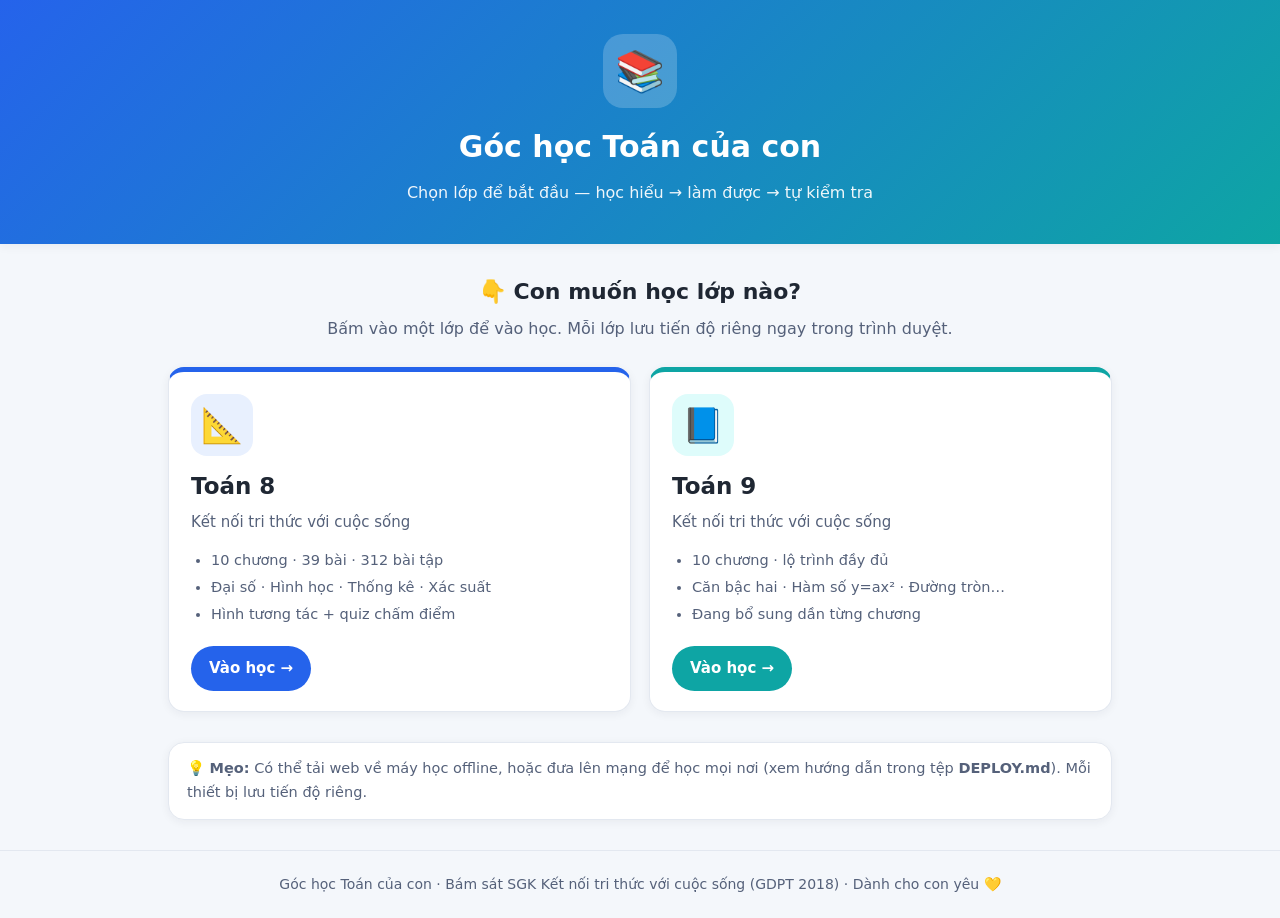
<file: index.html>
<!DOCTYPE html>
<html lang="vi">
<head>
  <meta charset="UTF-8" />
  <meta name="viewport" content="width=device-width, initial-scale=1.0" />
  <title>Góc học Toán của con · Chọn lớp</title>
  <style>
    :root{
      --c-bg:#f4f7fb; --c-card:#fff; --c-ink:#1f2733; --c-ink-soft:#55617a;
      --c-primary:#2563eb; --c-primary-dark:#1d4ed8; --c-accent:#0ea5a4;
      --c-line:#e3e8f0; --radius:16px; --shadow:0 2px 10px rgba(31,39,51,.06);
      --shadow-hover:0 10px 28px rgba(37,99,235,.18);
      --font:"Segoe UI",system-ui,-apple-system,"Helvetica Neue",Arial,"Noto Sans",sans-serif;
    }
    *{box-sizing:border-box;}
    body{margin:0;font-family:var(--font);color:var(--c-ink);background:var(--c-bg);
      line-height:1.65;min-height:100vh;display:flex;flex-direction:column;}
    .container{max-width:980px;margin:0 auto;padding:0 18px;width:100%;}
    .site-header{background:linear-gradient(135deg,#2563eb 0%,#0ea5a4 100%);color:#fff;
      padding:34px 0 38px;text-align:center;box-shadow:var(--shadow);}
    .site-header .logo{font-size:40px;line-height:1;background:rgba(255,255,255,.2);
      width:74px;height:74px;border-radius:20px;display:flex;align-items:center;
      justify-content:center;margin:0 auto 14px;}
    .site-header h1{margin:0;font-size:30px;font-weight:800;}
    .site-header p{margin:8px 0 0;opacity:.93;font-size:16px;}
    main{flex:1;}
    .pick-title{font-size:22px;margin:30px 0 6px;text-align:center;}
    .pick-sub{color:var(--c-ink-soft);text-align:center;margin:0 0 24px;}
    .grade-grid{display:grid;grid-template-columns:repeat(auto-fit,minmax(260px,1fr));
      gap:18px;margin-bottom:30px;}
    .grade-card{display:flex;flex-direction:column;background:var(--c-card);
      border:1px solid var(--c-line);border-radius:var(--radius);padding:22px 22px 20px;
      box-shadow:var(--shadow);text-decoration:none;color:inherit;
      transition:transform .16s,box-shadow .16s,border-color .16s;border-top:5px solid var(--c-primary);}
    .grade-card:hover{transform:translateY(-5px);box-shadow:var(--shadow-hover);text-decoration:none;}
    .grade-card.g9{border-top-color:var(--c-accent);}
    .grade-icon{font-size:34px;width:62px;height:62px;border-radius:16px;display:flex;
      align-items:center;justify-content:center;background:#e8f0fe;margin-bottom:12px;}
    .g9 .grade-icon{background:#defcfb;}
    .grade-card h2{margin:0;font-size:23px;font-weight:800;}
    .grade-card .desc{color:var(--c-ink-soft);font-size:15px;margin:4px 0 12px;}
    .grade-card ul{margin:0 0 16px;padding-left:20px;color:var(--c-ink-soft);font-size:14.5px;}
    .grade-card ul li{margin:3px 0;}
    .go{margin-top:auto;align-self:flex-start;background:var(--c-primary);color:#fff;
      font-weight:700;font-size:15px;padding:10px 18px;border-radius:999px;}
    .g9 .go{background:var(--c-accent);}
    .grade-card:hover .go{background:var(--c-primary-dark);}
    .note{background:var(--c-card);border:1px solid var(--c-line);border-radius:var(--radius);
      padding:14px 18px;color:var(--c-ink-soft);font-size:14.5px;box-shadow:var(--shadow);
      margin-bottom:30px;}
    .site-footer{text-align:center;color:var(--c-ink-soft);font-size:14px;padding:22px 0;
      border-top:1px solid var(--c-line);}
    @media(max-width:520px){.site-header h1{font-size:25px;}.grade-card h2{font-size:21px;}}
  </style>
</head>
<body>
  <header class="site-header">
    <div class="container">
      <div class="logo">📚</div>
      <h1>Góc học Toán của con</h1>
      <p>Chọn lớp để bắt đầu — học hiểu → làm được → tự kiểm tra</p>
    </div>
  </header>

  <main class="container">
    <h2 class="pick-title">👇 Con muốn học lớp nào?</h2>
    <p class="pick-sub">Bấm vào một lớp để vào học. Mỗi lớp lưu tiến độ riêng ngay trong trình duyệt.</p>

    <div class="grade-grid">
      <a class="grade-card g8" href="lop8/index.html">
        <div class="grade-icon">📐</div>
        <h2>Toán 8</h2>
        <div class="desc">Kết nối tri thức với cuộc sống</div>
        <ul>
          <li>10 chương · 39 bài · 312 bài tập</li>
          <li>Đại số · Hình học · Thống kê · Xác suất</li>
          <li>Hình tương tác + quiz chấm điểm</li>
        </ul>
        <span class="go">Vào học →</span>
      </a>

      <a class="grade-card g9" href="lop9/index.html">
        <div class="grade-icon">📘</div>
        <h2>Toán 9</h2>
        <div class="desc">Kết nối tri thức với cuộc sống</div>
        <ul>
          <li>10 chương · lộ trình đầy đủ</li>
          <li>Căn bậc hai · Hàm số y=ax² · Đường tròn…</li>
          <li>Đang bổ sung dần từng chương</li>
        </ul>
        <span class="go">Vào học →</span>
      </a>
    </div>

    <div class="note">
      💡 <b>Mẹo:</b> Có thể tải web về máy học offline, hoặc đưa lên mạng để học mọi nơi
      (xem hướng dẫn trong tệp <b>DEPLOY.md</b>). Mỗi thiết bị lưu tiến độ riêng.
    </div>
  </main>

  <footer class="site-footer">
    Góc học Toán của con · Bám sát SGK Kết nối tri thức với cuộc sống (GDPT 2018) · Dành cho con yêu 💛
  </footer>
</body>
</html>
</file>
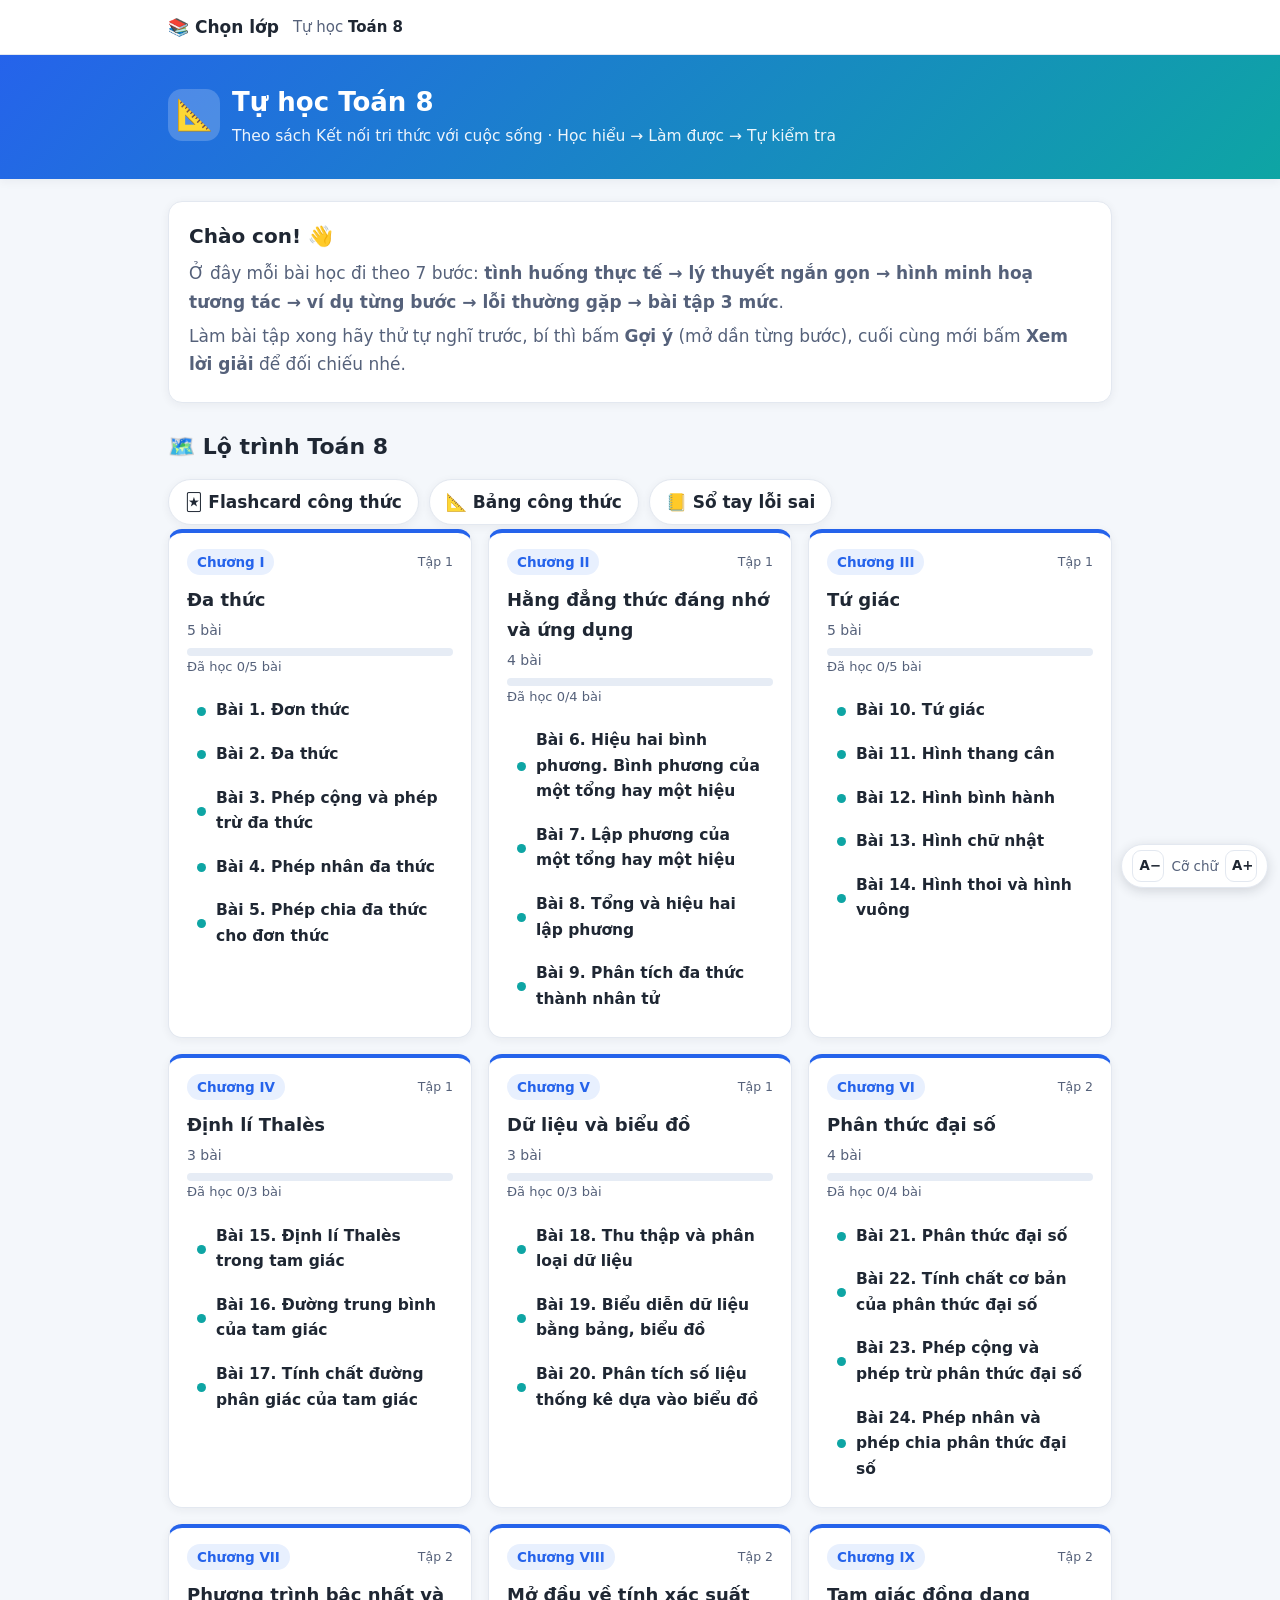
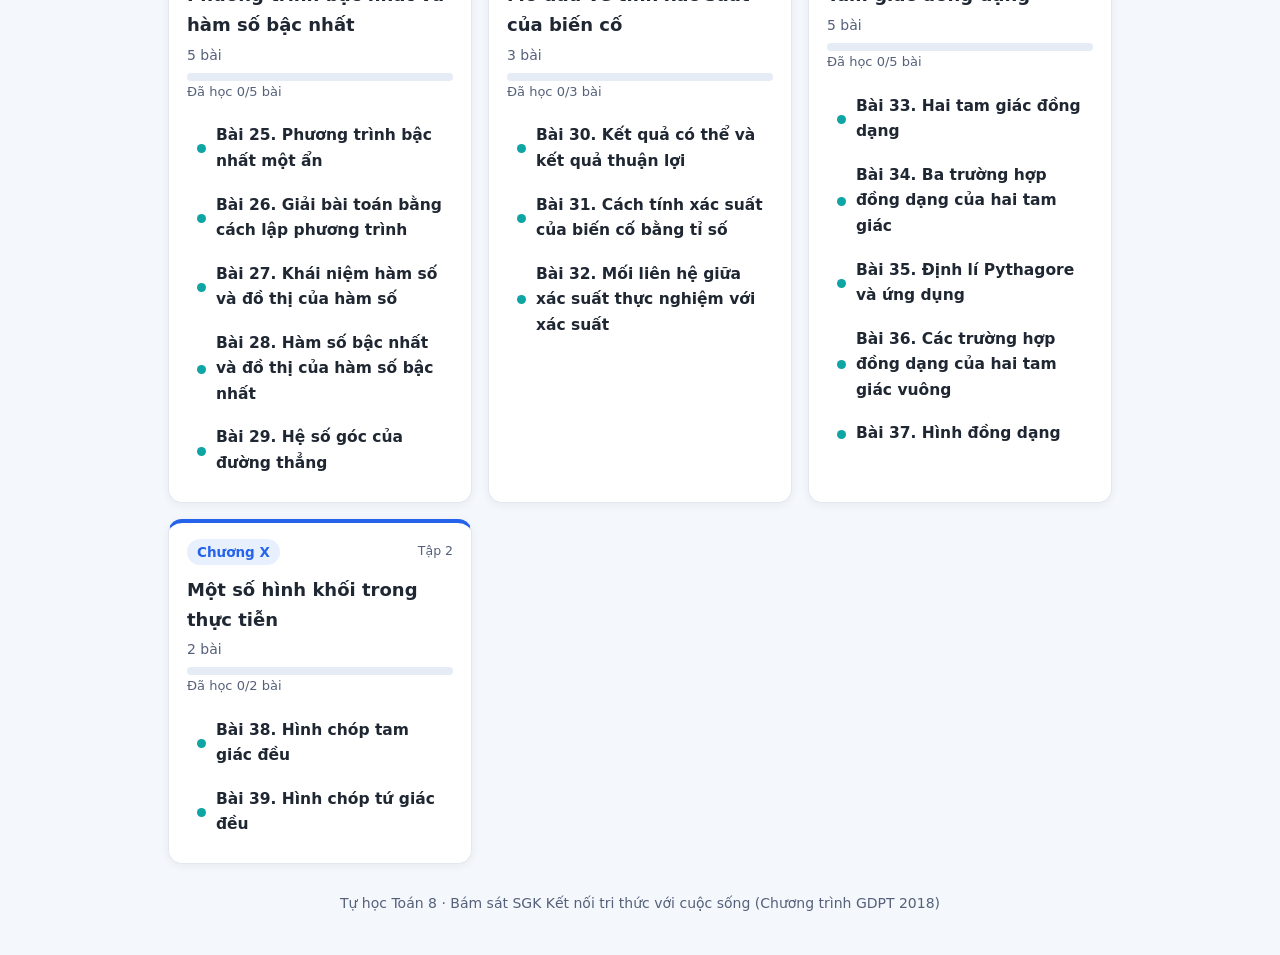
<file: lop8/index.html>
<!DOCTYPE html>
<html lang="vi">
<head>
  <meta charset="UTF-8" />
  <meta name="viewport" content="width=device-width, initial-scale=1.0" />
  <title>Tự học Toán 8 – Kết nối tri thức</title>
  <link rel="stylesheet" href="vendor/katex/katex.min.css" />
  <link rel="stylesheet" href="css/style.css" />
</head>
<body>
  <nav class="topbar">
    <div class="container">
      <a class="home-link" href="../index.html">📚 Chọn lớp</a>
      <span class="crumb">Tự học <b>Toán 8</b></span>
    </div>
  </nav>
  <header class="site-header">
    <div class="container">
      <div class="brand">
        <div class="logo">📐</div>
        <div>
          <h1>Tự học Toán 8</h1>
          <p class="tagline">Theo sách Kết nối tri thức với cuộc sống · Học hiểu → Làm được → Tự kiểm tra</p>
        </div>
      </div>
    </div>
  </header>

  <main class="container">
    <section class="intro-block">
      <h2>Chào con! 👋</h2>
      <p>Ở đây mỗi bài học đi theo 7 bước: <b>tình huống thực tế → lý thuyết ngắn gọn →
      hình minh hoạ tương tác → ví dụ từng bước → lỗi thường gặp → bài tập 3 mức</b>.</p>
      <p>Làm bài tập xong hãy thử tự nghĩ trước, bí thì bấm <b>Gợi ý</b> (mở dần từng bước),
      cuối cùng mới bấm <b>Xem lời giải</b> để đối chiếu nhé.</p>
    </section>

    <h2 class="section-title">🗺️ Lộ trình Toán 8</h2>
    <div id="home-root"><p style="color:#55617a">Đang tải lộ trình…</p></div>
  </main>

  <footer class="site-footer">
    Tự học Toán 8 · Bám sát SGK Kết nối tri thức với cuộc sống (Chương trình GDPT 2018)
  </footer>

  <!-- KaTeX (offline) -->
  <script src="vendor/katex/katex.min.js"></script>
  <script src="vendor/katex/auto-render.min.js"></script>
  <!-- App + dữ liệu chương -->
  <script src="js/app.js"></script>
  <script src="js/store.js"></script>
  <script src="js/prefs.js"></script>
  <script src="data/chuong-01.js"></script>
  <script src="data/chuong-02.js"></script>
  <script src="data/chuong-03.js"></script>
  <script src="data/chuong-04.js"></script>
  <script src="data/chuong-05.js"></script>
  <script src="data/chuong-06.js"></script>
  <script src="data/chuong-07.js"></script>
  <script src="data/chuong-08.js"></script>
  <script src="data/chuong-09.js"></script>
  <script src="data/chuong-10.js"></script>
  <script>
    MATH8.renderHome("home-root");
    MATH8.typeset(document.body);
  </script>
</body>
</html>
</file>
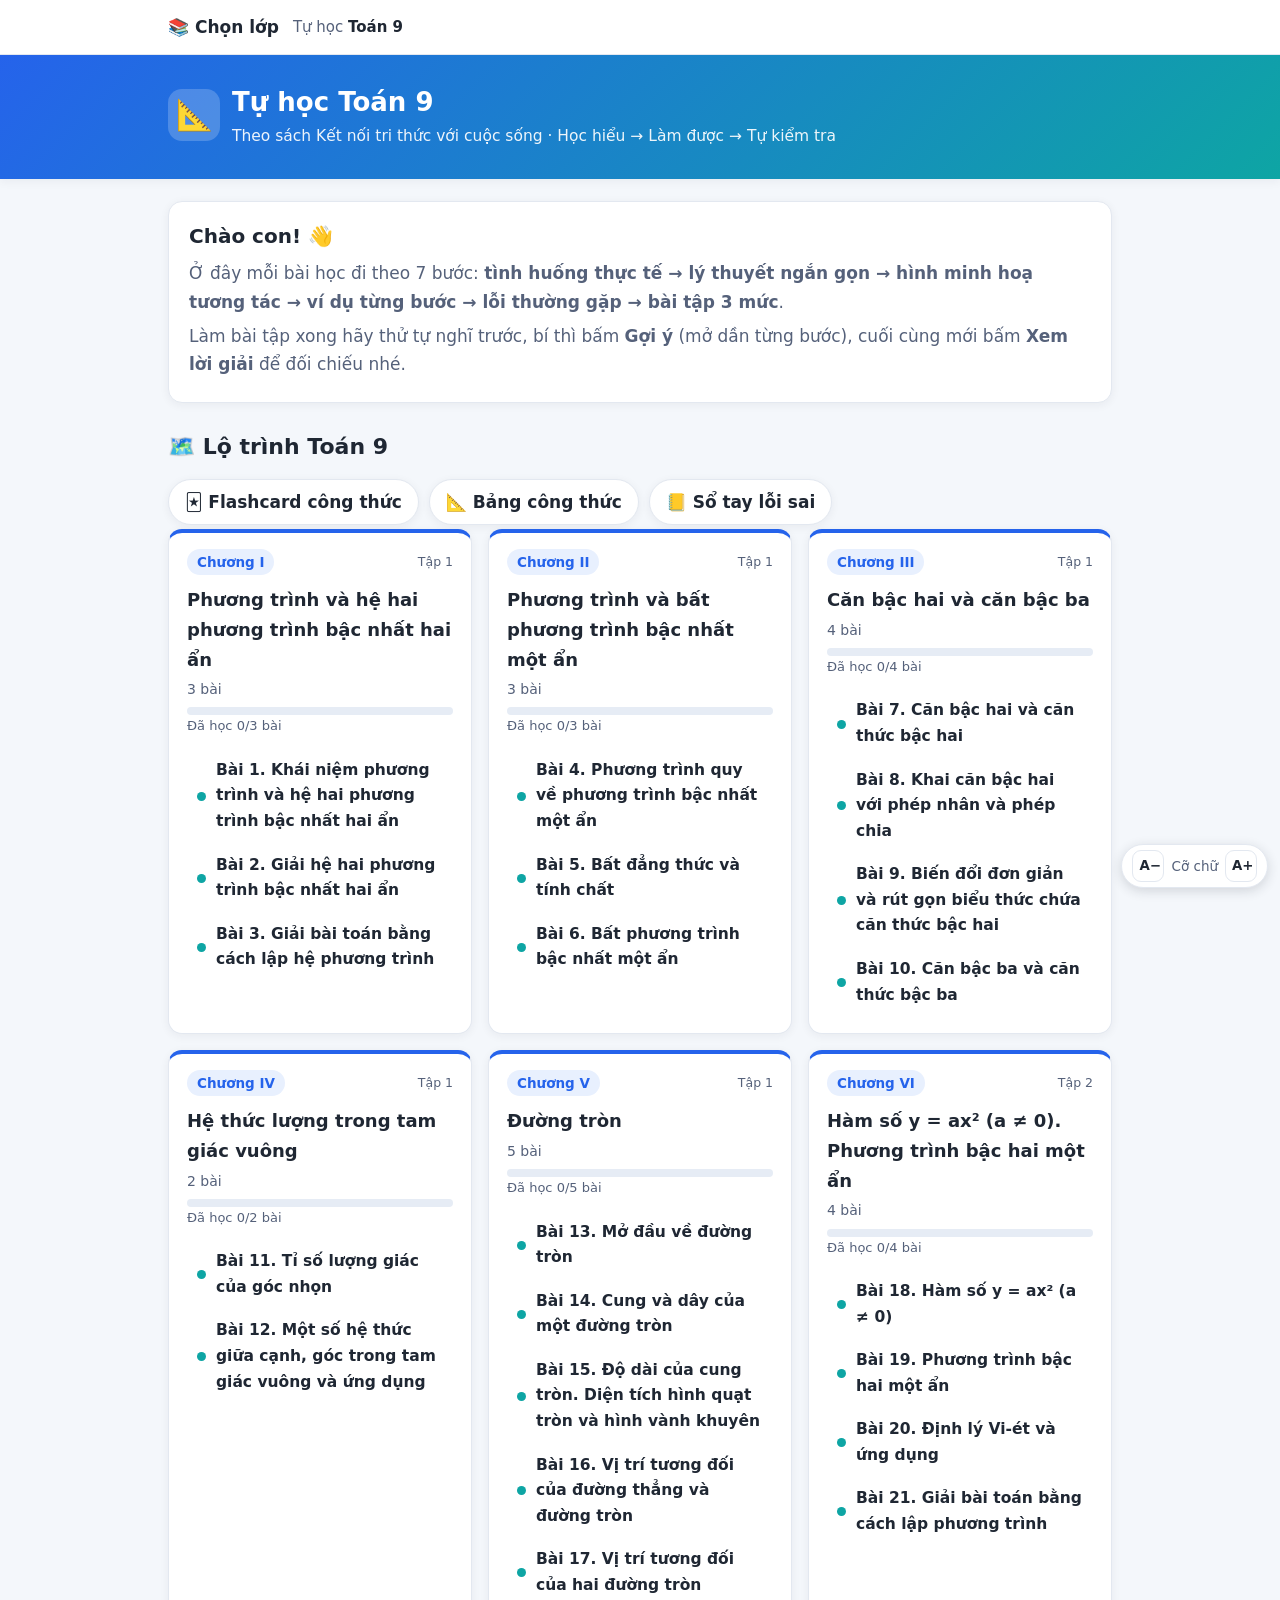
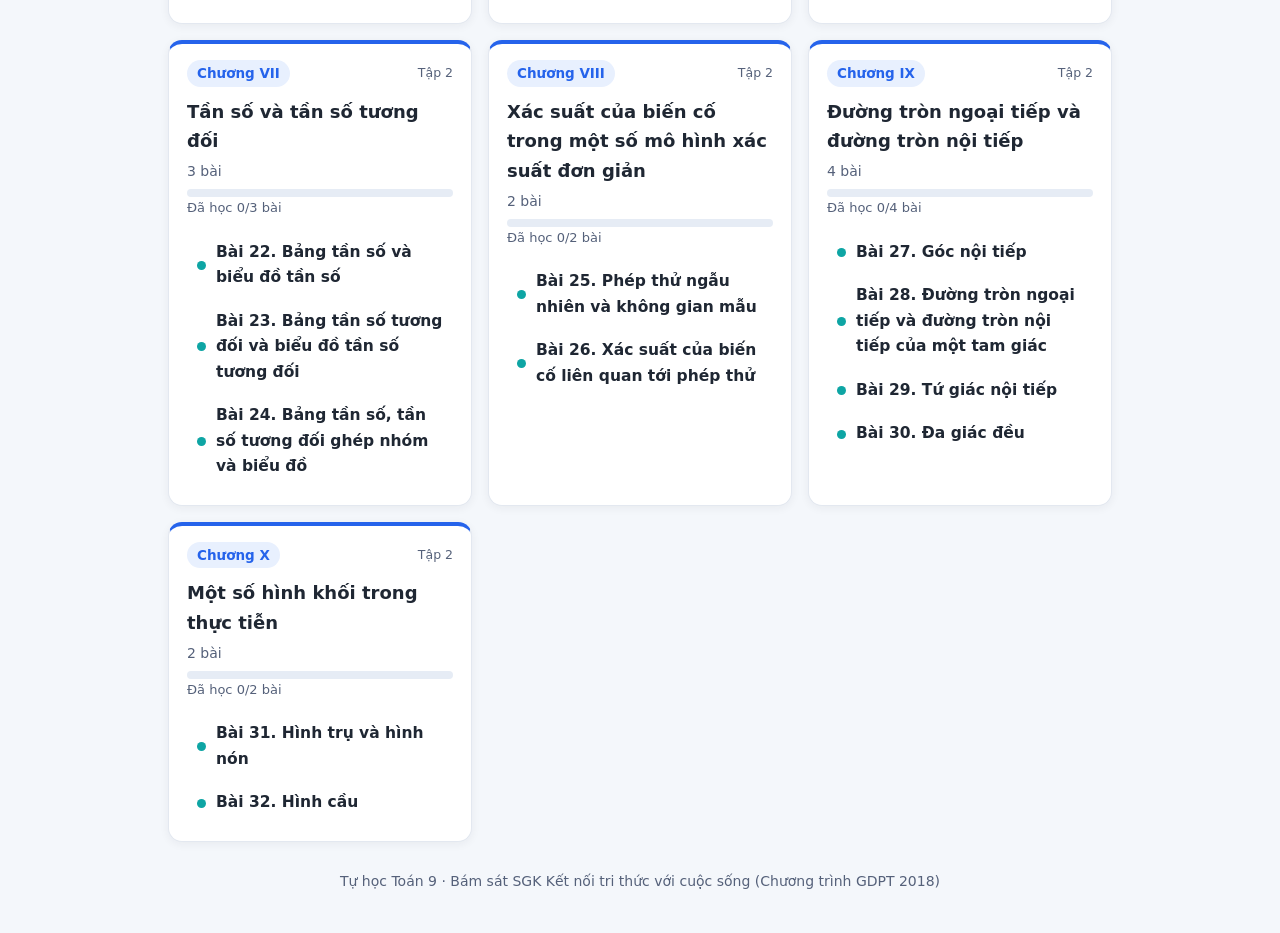
<file: lop9/index.html>
<!DOCTYPE html>
<html lang="vi">
<head>
  <meta charset="UTF-8" />
  <meta name="viewport" content="width=device-width, initial-scale=1.0" />
  <title>Tự học Toán 9 – Kết nối tri thức</title>
  <link rel="stylesheet" href="vendor/katex/katex.min.css" />
  <link rel="stylesheet" href="css/style.css" />
</head>
<body>
  <nav class="topbar">
    <div class="container">
      <a class="home-link" href="../index.html">📚 Chọn lớp</a>
      <span class="crumb">Tự học <b>Toán 9</b></span>
    </div>
  </nav>
  <header class="site-header">
    <div class="container">
      <div class="brand">
        <div class="logo">📐</div>
        <div>
          <h1>Tự học Toán 9</h1>
          <p class="tagline">Theo sách Kết nối tri thức với cuộc sống · Học hiểu → Làm được → Tự kiểm tra</p>
        </div>
      </div>
    </div>
  </header>

  <main class="container">
    <section class="intro-block">
      <h2>Chào con! 👋</h2>
      <p>Ở đây mỗi bài học đi theo 7 bước: <b>tình huống thực tế → lý thuyết ngắn gọn →
      hình minh hoạ tương tác → ví dụ từng bước → lỗi thường gặp → bài tập 3 mức</b>.</p>
      <p>Làm bài tập xong hãy thử tự nghĩ trước, bí thì bấm <b>Gợi ý</b> (mở dần từng bước),
      cuối cùng mới bấm <b>Xem lời giải</b> để đối chiếu nhé.</p>
    </section>

    <h2 class="section-title">🗺️ Lộ trình Toán 9</h2>
    <div id="home-root"><p style="color:#55617a">Đang tải lộ trình…</p></div>
  </main>

  <footer class="site-footer">
    Tự học Toán 9 · Bám sát SGK Kết nối tri thức với cuộc sống (Chương trình GDPT 2018)
  </footer>

  <!-- KaTeX (offline) -->
  <script src="vendor/katex/katex.min.js"></script>
  <script src="vendor/katex/auto-render.min.js"></script>
  <!-- App + dữ liệu chương -->
  <script src="js/app.js"></script>
  <script src="js/store.js"></script>
  <script src="js/prefs.js"></script>
  <script src="data/chuong-01.js"></script>
  <script src="data/chuong-02.js"></script>
  <script src="data/chuong-03.js"></script>
  <script src="data/chuong-04.js"></script>
  <script src="data/chuong-05.js"></script>
  <script src="data/chuong-06.js"></script>
  <script src="data/chuong-07.js"></script>
  <script src="data/chuong-08.js"></script>
  <script src="data/chuong-09.js"></script>
  <script src="data/chuong-10.js"></script>
  <script>
    MATH9.renderHome("home-root");
    MATH9.typeset(document.body);
  </script>
</body>
</html>
</file>
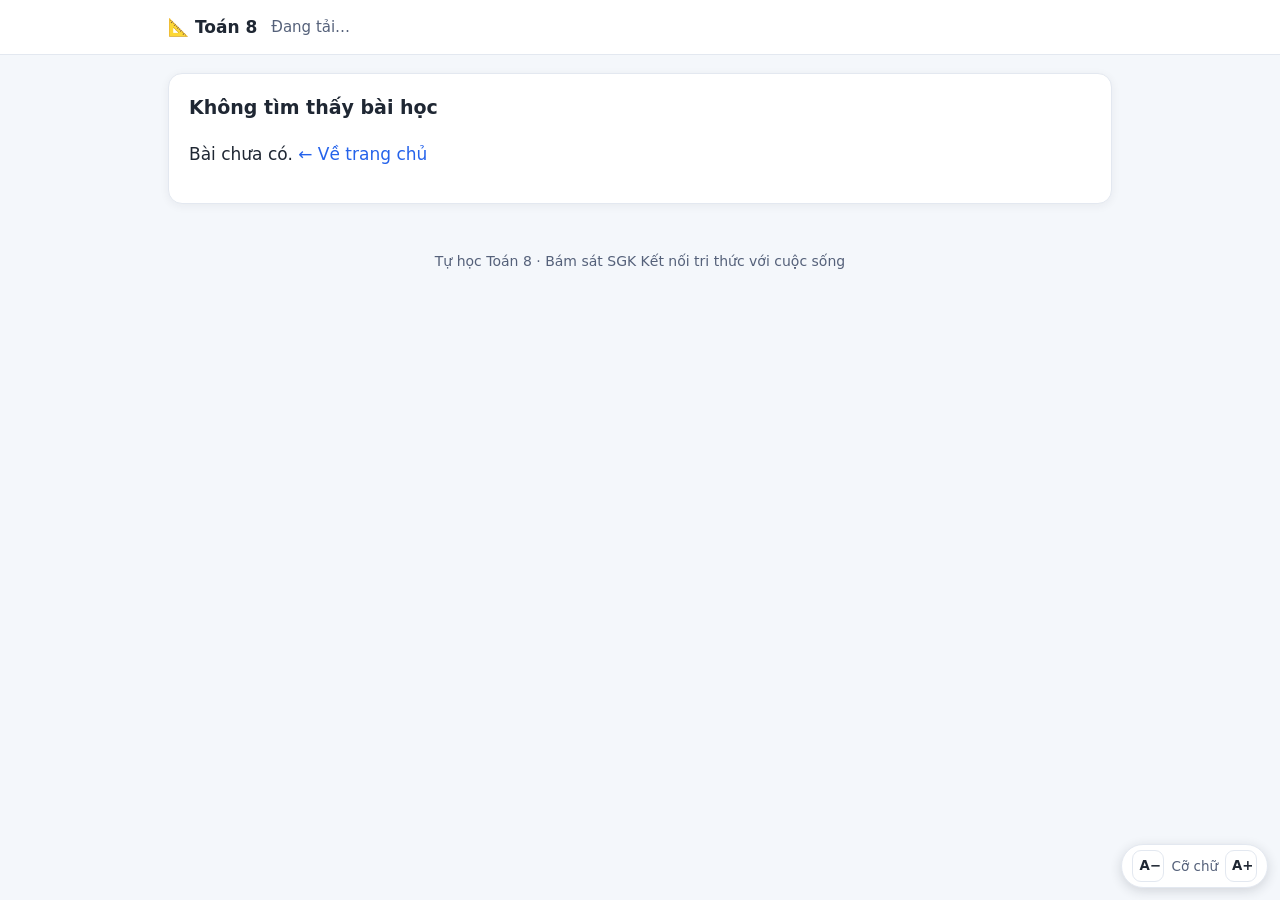
<file: bai.html>
<!DOCTYPE html>
<html lang="vi">
<head>
  <meta charset="UTF-8" />
  <meta name="viewport" content="width=device-width, initial-scale=1.0" />
  <title>Bài học · Tự học Toán 8</title>
  <link rel="stylesheet" href="vendor/katex/katex.min.css" />
  <link rel="stylesheet" href="css/style.css" />
</head>
<body>
  <nav class="topbar">
    <div class="container">
      <a class="home-link" href="index.html">📐 Toán 8</a>
      <span class="crumb" id="crumb">Đang tải…</span>
    </div>
  </nav>

  <main class="container">
    <div id="lesson-root"><p style="color:#55617a;padding:20px 0">Đang tải bài học…</p></div>
  </main>

  <footer class="site-footer">
    Tự học Toán 8 · Bám sát SGK Kết nối tri thức với cuộc sống
  </footer>

  <!-- KaTeX (offline) -->
  <script src="vendor/katex/katex.min.js"></script>
  <script src="vendor/katex/auto-render.min.js"></script>

  <!-- Lõi ứng dụng + widget + bộ render -->
  <script src="js/app.js"></script>
  <script src="js/store.js"></script>
  <script src="js/prefs.js"></script>
  <script src="js/widgets/area-model.js"></script>
  <script src="js/widgets/algebra-tiles.js"></script>
  <script src="js/widgets/identity.js"></script>
  <script src="js/widgets/geometry.js"></script>
  <script src="js/widgets/thales.js"></script>
  <script src="js/widgets/graph.js"></script>
  <script src="js/widgets/equation.js"></script>
  <script src="js/widgets/fraction.js"></script>
  <script src="js/widgets/similar.js"></script>
  <script src="js/widgets/chart.js"></script>
  <script src="js/widgets/probability.js"></script>
  <script src="js/widgets/solid.js"></script>
  <script src="js/render-lesson.js"></script>

  <!-- Dữ liệu: danh mục chương + nội dung các bài (nạp tĩnh, chạy được qua file://) -->
  <script src="data/chuong-01.js"></script>
  <script src="data/chuong-02.js"></script>
  <script src="data/chuong-03.js"></script>
  <script src="data/chuong-04.js"></script>
  <script src="data/chuong-05.js"></script>
  <script src="data/chuong-06.js"></script>
  <script src="data/chuong-07.js"></script>
  <script src="data/chuong-08.js"></script>
  <script src="data/chuong-09.js"></script>
  <script src="data/chuong-10.js"></script>
  <!-- Chương I -->
  <script src="data/bai-01-don-thuc.js"></script>
  <script src="data/bai-02-da-thuc.js"></script>
  <script src="data/bai-03-cong-tru-da-thuc.js"></script>
  <script src="data/bai-04-nhan-da-thuc.js"></script>
  <script src="data/bai-05-chia-da-thuc-cho-don-thuc.js"></script>
  <!-- Chương II -->
  <script src="data/bai-06-hieu-hai-binh-phuong-binh-phuong-tong-hieu.js"></script>
  <script src="data/bai-07-lap-phuong-tong-hieu.js"></script>
  <script src="data/bai-08-tong-hieu-hai-lap-phuong.js"></script>
  <script src="data/bai-09-phan-tich-da-thuc-thanh-nhan-tu.js"></script>
  <!-- Chương III -->
  <script src="data/bai-10-tu-giac.js"></script>
  <script src="data/bai-11-hinh-thang-can.js"></script>
  <script src="data/bai-12-hinh-binh-hanh.js"></script>
  <script src="data/bai-13-hinh-chu-nhat.js"></script>
  <script src="data/bai-14-hinh-thoi-hinh-vuong.js"></script>
  <!-- Chương IV -->
  <script src="data/bai-15-dinh-li-thales.js"></script>
  <script src="data/bai-16-duong-trung-binh.js"></script>
  <script src="data/bai-17-duong-phan-giac.js"></script>
  <!-- Chương V -->
  <script src="data/bai-18-thu-thap-phan-loai-du-lieu.js"></script>
  <script src="data/bai-19-bieu-dien-du-lieu.js"></script>
  <script src="data/bai-20-phan-tich-so-lieu.js"></script>
  <!-- Chương VI -->
  <script src="data/bai-21-phan-thuc-dai-so.js"></script>
  <script src="data/bai-22-tinh-chat-co-ban-phan-thuc.js"></script>
  <script src="data/bai-23-cong-tru-phan-thuc.js"></script>
  <script src="data/bai-24-nhan-chia-phan-thuc.js"></script>
  <!-- Chương VII -->
  <script src="data/bai-25-phuong-trinh-bac-nhat-mot-an.js"></script>
  <script src="data/bai-26-giai-bai-toan-bang-cach-lap-phuong-trinh.js"></script>
  <script src="data/bai-27-khai-niem-ham-so-do-thi.js"></script>
  <script src="data/bai-28-ham-so-bac-nhat-do-thi.js"></script>
  <script src="data/bai-29-he-so-goc.js"></script>
  <!-- Chương VIII -->
  <script src="data/bai-30-ket-qua-co-the-thuan-loi.js"></script>
  <script src="data/bai-31-tinh-xac-suat-bang-ti-so.js"></script>
  <script src="data/bai-32-xac-suat-thuc-nghiem.js"></script>
  <!-- Chương IX -->
  <script src="data/bai-33-hai-tam-giac-dong-dang.js"></script>
  <script src="data/bai-34-ba-truong-hop-dong-dang.js"></script>
  <script src="data/bai-35-dinh-li-pythagore.js"></script>
  <script src="data/bai-36-dong-dang-tam-giac-vuong.js"></script>
  <script src="data/bai-37-hinh-dong-dang.js"></script>
  <!-- Chương X -->
  <script src="data/bai-38-hinh-chop-tam-giac-deu.js"></script>
  <script src="data/bai-39-hinh-chop-tu-giac-deu.js"></script>

  <script>
    MATH8.renderLessonPage();
  </script>
</body>
</html>
</file>
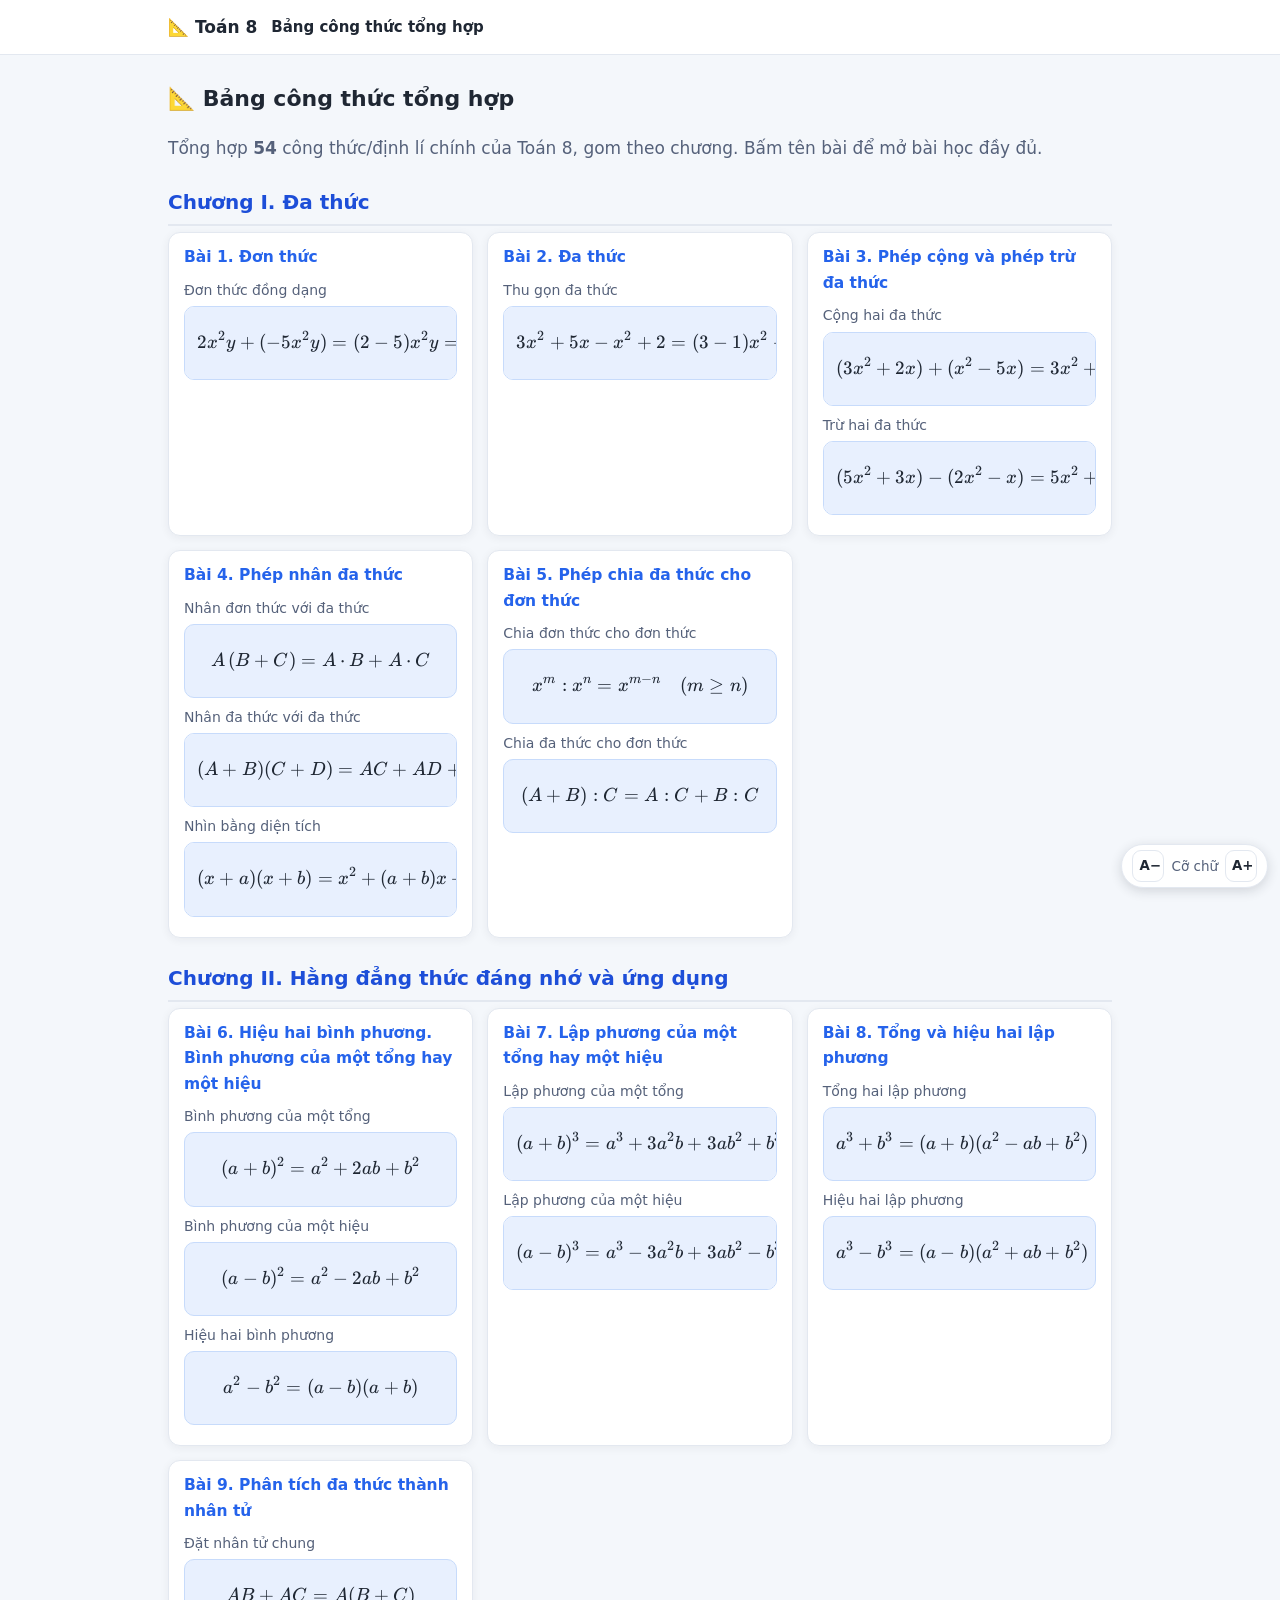
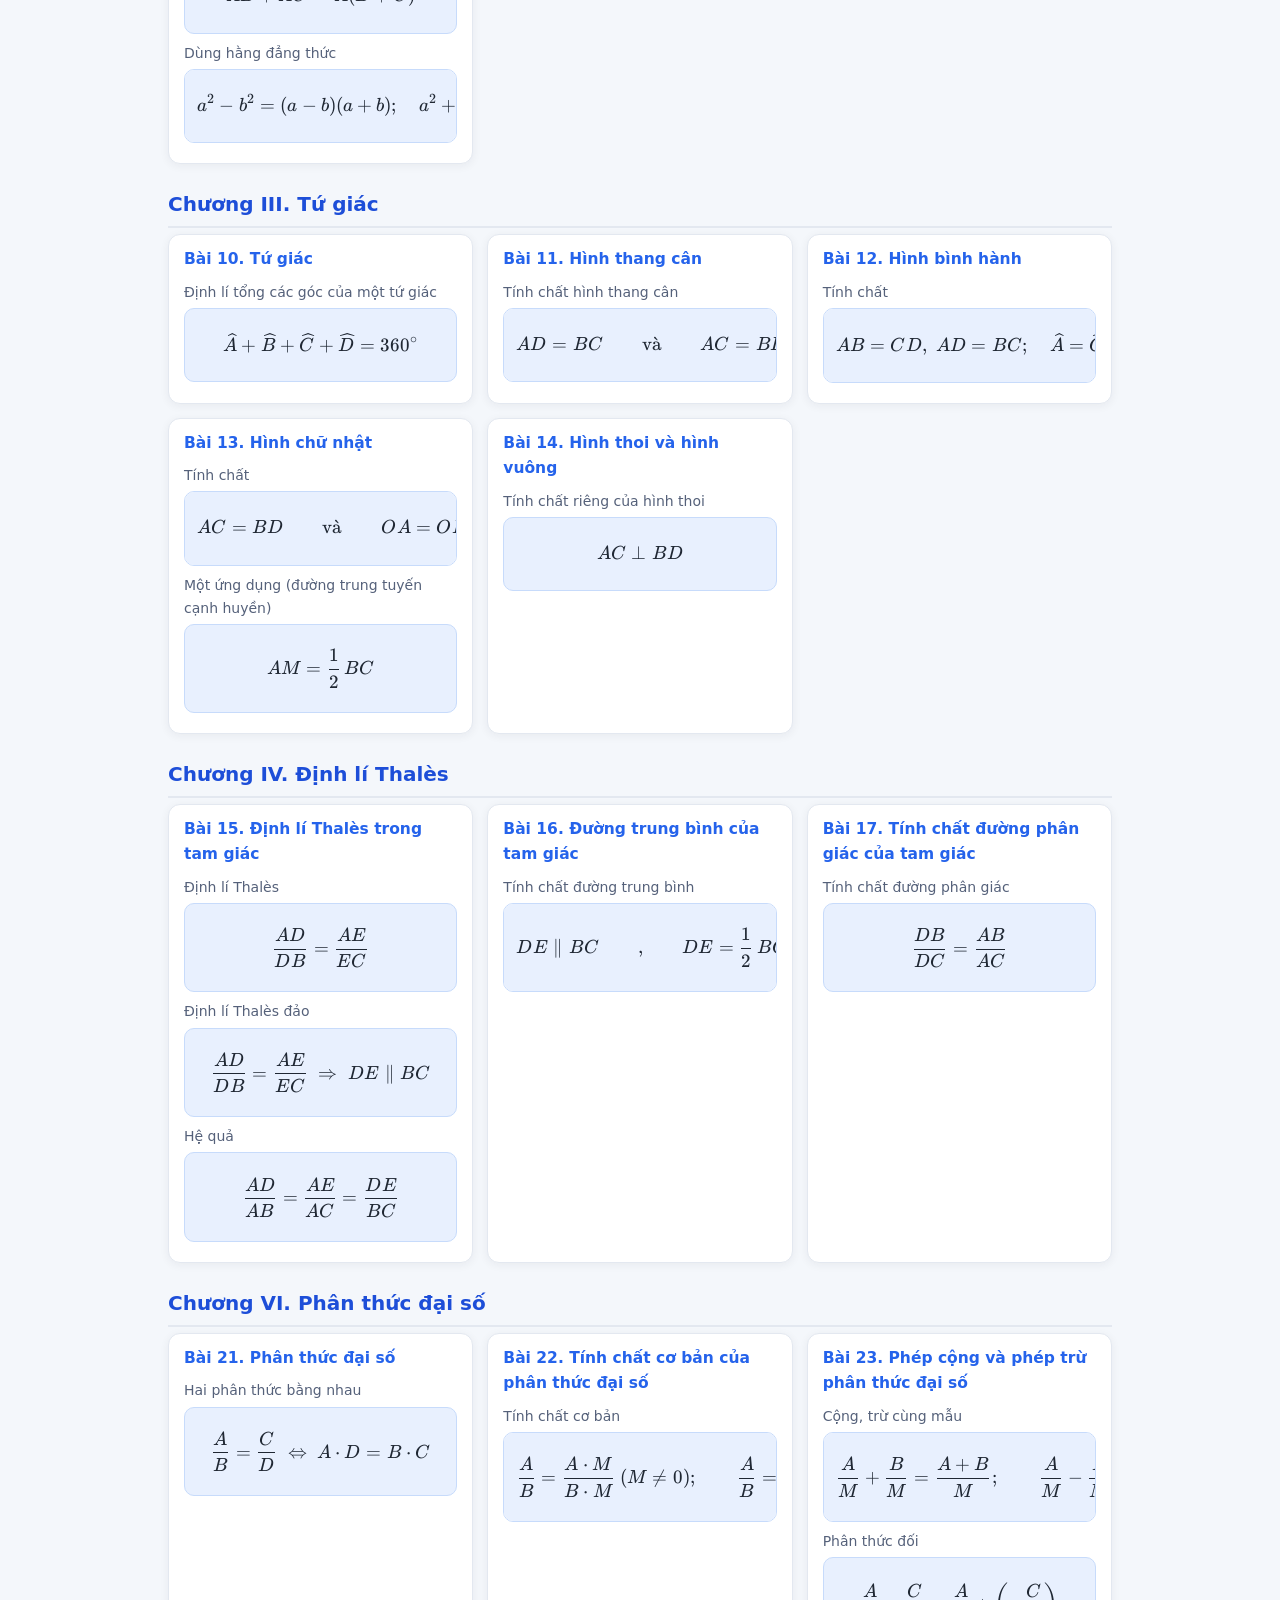
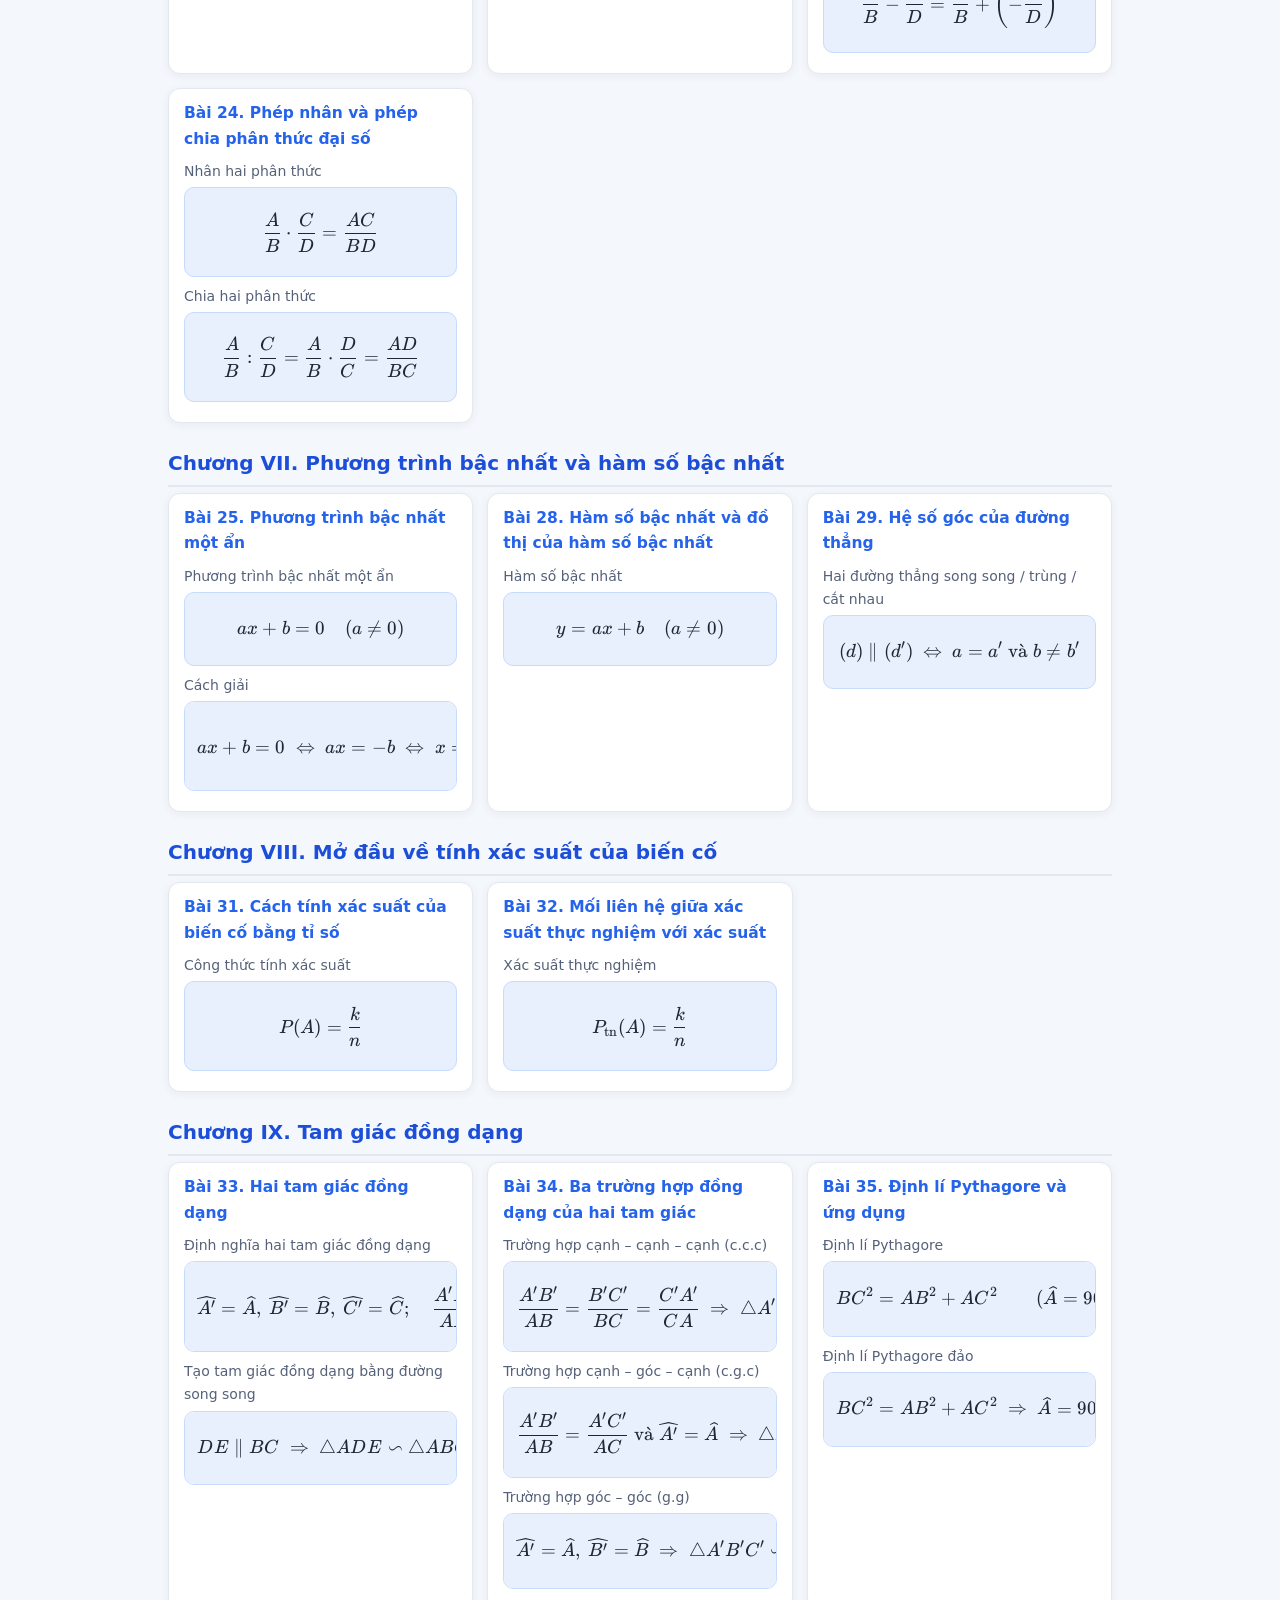
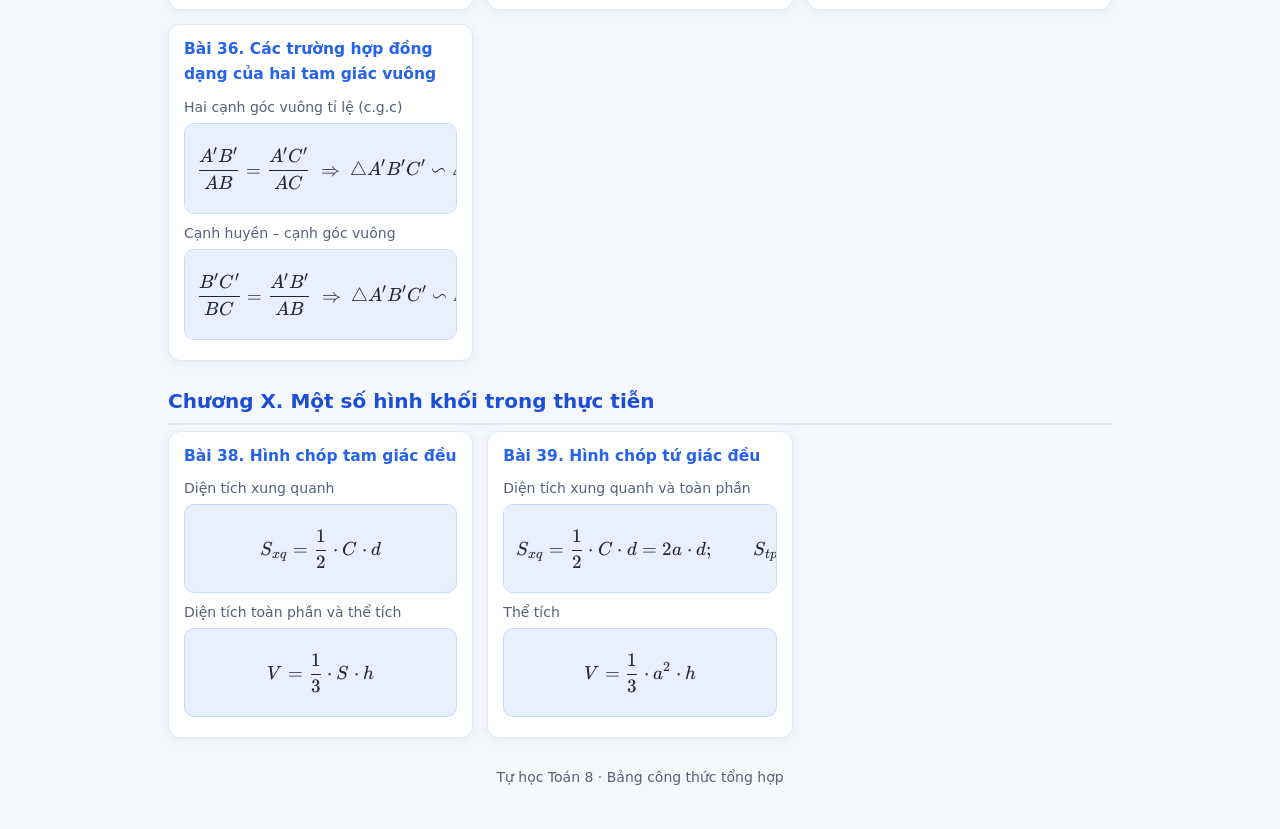
<file: cong-thuc.html>
<!DOCTYPE html>
<html lang="vi">
<head>
  <meta charset="UTF-8" />
  <meta name="viewport" content="width=device-width, initial-scale=1.0" />
  <title>Bảng công thức Toán 8 · Tự học Toán 8</title>
  <link rel="stylesheet" href="vendor/katex/katex.min.css" />
  <link rel="stylesheet" href="css/style.css" />
</head>
<body>
  <nav class="topbar">
    <div class="container">
      <a class="home-link" href="index.html">📐 Toán 8</a>
      <span class="crumb"><b>Bảng công thức tổng hợp</b></span>
    </div>
  </nav>

  <main class="container">
    <h2 class="section-title">📐 Bảng công thức tổng hợp</h2>
    <div id="cf-root"></div>
  </main>

  <footer class="site-footer">Tự học Toán 8 · Bảng công thức tổng hợp</footer>

  <script src="vendor/katex/katex.min.js"></script>
  <script src="vendor/katex/auto-render.min.js"></script>
  <script src="js/app.js"></script>
  <script src="js/store.js"></script>
  <script src="js/prefs.js"></script>
  <script src="js/formulas.js"></script>

  <script src="data/chuong-01.js"></script>
  <script src="data/chuong-02.js"></script>
  <script src="data/chuong-03.js"></script>
  <script src="data/chuong-04.js"></script>
  <script src="data/chuong-05.js"></script>
  <script src="data/chuong-06.js"></script>
  <script src="data/chuong-07.js"></script>
  <script src="data/chuong-08.js"></script>
  <script src="data/chuong-09.js"></script>
  <script src="data/chuong-10.js"></script>
  <script src="data/bai-01-don-thuc.js"></script>
  <script src="data/bai-02-da-thuc.js"></script>
  <script src="data/bai-03-cong-tru-da-thuc.js"></script>
  <script src="data/bai-04-nhan-da-thuc.js"></script>
  <script src="data/bai-05-chia-da-thuc-cho-don-thuc.js"></script>
  <script src="data/bai-06-hieu-hai-binh-phuong-binh-phuong-tong-hieu.js"></script>
  <script src="data/bai-07-lap-phuong-tong-hieu.js"></script>
  <script src="data/bai-08-tong-hieu-hai-lap-phuong.js"></script>
  <script src="data/bai-09-phan-tich-da-thuc-thanh-nhan-tu.js"></script>
  <script src="data/bai-10-tu-giac.js"></script>
  <script src="data/bai-11-hinh-thang-can.js"></script>
  <script src="data/bai-12-hinh-binh-hanh.js"></script>
  <script src="data/bai-13-hinh-chu-nhat.js"></script>
  <script src="data/bai-14-hinh-thoi-hinh-vuong.js"></script>
  <script src="data/bai-15-dinh-li-thales.js"></script>
  <script src="data/bai-16-duong-trung-binh.js"></script>
  <script src="data/bai-17-duong-phan-giac.js"></script>
  <script src="data/bai-18-thu-thap-phan-loai-du-lieu.js"></script>
  <script src="data/bai-19-bieu-dien-du-lieu.js"></script>
  <script src="data/bai-20-phan-tich-so-lieu.js"></script>
  <script src="data/bai-21-phan-thuc-dai-so.js"></script>
  <script src="data/bai-22-tinh-chat-co-ban-phan-thuc.js"></script>
  <script src="data/bai-23-cong-tru-phan-thuc.js"></script>
  <script src="data/bai-24-nhan-chia-phan-thuc.js"></script>
  <script src="data/bai-25-phuong-trinh-bac-nhat-mot-an.js"></script>
  <script src="data/bai-26-giai-bai-toan-bang-cach-lap-phuong-trinh.js"></script>
  <script src="data/bai-27-khai-niem-ham-so-do-thi.js"></script>
  <script src="data/bai-28-ham-so-bac-nhat-do-thi.js"></script>
  <script src="data/bai-29-he-so-goc.js"></script>
  <script src="data/bai-30-ket-qua-co-the-thuan-loi.js"></script>
  <script src="data/bai-31-tinh-xac-suat-bang-ti-so.js"></script>
  <script src="data/bai-32-xac-suat-thuc-nghiem.js"></script>
  <script src="data/bai-33-hai-tam-giac-dong-dang.js"></script>
  <script src="data/bai-34-ba-truong-hop-dong-dang.js"></script>
  <script src="data/bai-35-dinh-li-pythagore.js"></script>
  <script src="data/bai-36-dong-dang-tam-giac-vuong.js"></script>
  <script src="data/bai-37-hinh-dong-dang.js"></script>
  <script src="data/bai-38-hinh-chop-tam-giac-deu.js"></script>
  <script src="data/bai-39-hinh-chop-tu-giac-deu.js"></script>

  <script>MATH8.renderFormulas();</script>
</body>
</html>
</file>
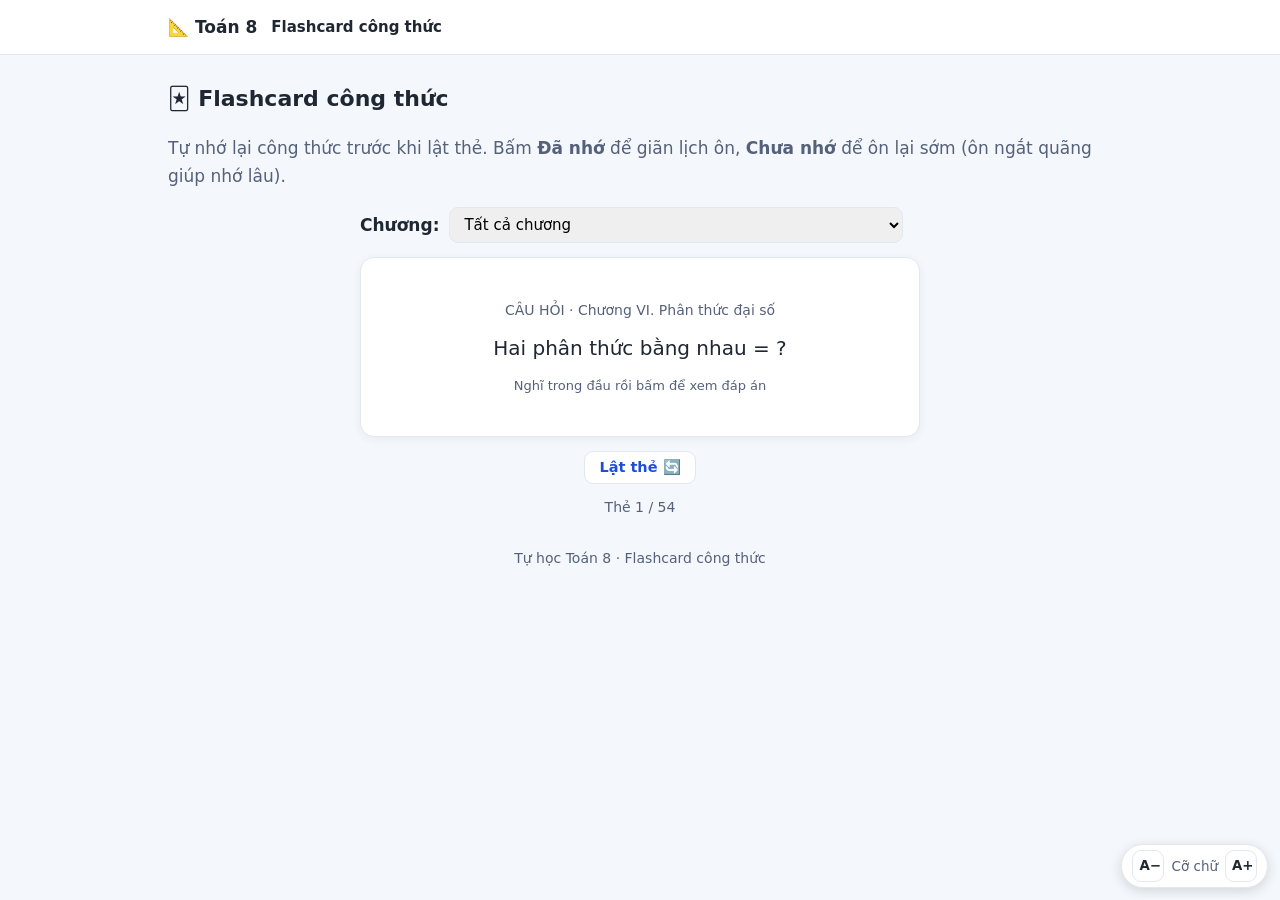
<file: flashcards.html>
<!DOCTYPE html>
<html lang="vi">
<head>
  <meta charset="UTF-8" />
  <meta name="viewport" content="width=device-width, initial-scale=1.0" />
  <title>Flashcard công thức · Tự học Toán 8</title>
  <link rel="stylesheet" href="vendor/katex/katex.min.css" />
  <link rel="stylesheet" href="css/style.css" />
</head>
<body>
  <nav class="topbar">
    <div class="container">
      <a class="home-link" href="index.html">📐 Toán 8</a>
      <span class="crumb"><b>Flashcard công thức</b></span>
    </div>
  </nav>

  <main class="container">
    <h2 class="section-title">🃏 Flashcard công thức</h2>
    <p style="color:#55617a">Tự nhớ lại công thức trước khi lật thẻ. Bấm <b>Đã nhớ</b> để giãn lịch ôn, <b>Chưa nhớ</b> để ôn lại sớm (ôn ngắt quãng giúp nhớ lâu).</p>
    <div class="fc-wrap">
      <div class="fc-bar">
        <label for="fc-filter"><b>Chương:</b></label>
        <select id="fc-filter"></select>
      </div>
      <div class="flashcard" id="fc-card"></div>
      <div class="fc-actions" id="fc-ctrl"></div>
      <div class="fc-progress" id="fc-progress"></div>
    </div>
  </main>

  <footer class="site-footer">Tự học Toán 8 · Flashcard công thức</footer>

  <script src="vendor/katex/katex.min.js"></script>
  <script src="vendor/katex/auto-render.min.js"></script>
  <script src="js/app.js"></script>
  <script src="js/store.js"></script>
  <script src="js/prefs.js"></script>
  <script src="js/flashcards.js"></script>

  <!-- Danh mục chương -->
  <script src="data/chuong-01.js"></script>
  <script src="data/chuong-02.js"></script>
  <script src="data/chuong-03.js"></script>
  <script src="data/chuong-04.js"></script>
  <script src="data/chuong-05.js"></script>
  <script src="data/chuong-06.js"></script>
  <script src="data/chuong-07.js"></script>
  <script src="data/chuong-08.js"></script>
  <script src="data/chuong-09.js"></script>
  <script src="data/chuong-10.js"></script>
  <!-- Nội dung các bài -->
  <script src="data/bai-01-don-thuc.js"></script>
  <script src="data/bai-02-da-thuc.js"></script>
  <script src="data/bai-03-cong-tru-da-thuc.js"></script>
  <script src="data/bai-04-nhan-da-thuc.js"></script>
  <script src="data/bai-05-chia-da-thuc-cho-don-thuc.js"></script>
  <script src="data/bai-06-hieu-hai-binh-phuong-binh-phuong-tong-hieu.js"></script>
  <script src="data/bai-07-lap-phuong-tong-hieu.js"></script>
  <script src="data/bai-08-tong-hieu-hai-lap-phuong.js"></script>
  <script src="data/bai-09-phan-tich-da-thuc-thanh-nhan-tu.js"></script>
  <script src="data/bai-10-tu-giac.js"></script>
  <script src="data/bai-11-hinh-thang-can.js"></script>
  <script src="data/bai-12-hinh-binh-hanh.js"></script>
  <script src="data/bai-13-hinh-chu-nhat.js"></script>
  <script src="data/bai-14-hinh-thoi-hinh-vuong.js"></script>
  <script src="data/bai-15-dinh-li-thales.js"></script>
  <script src="data/bai-16-duong-trung-binh.js"></script>
  <script src="data/bai-17-duong-phan-giac.js"></script>
  <script src="data/bai-18-thu-thap-phan-loai-du-lieu.js"></script>
  <script src="data/bai-19-bieu-dien-du-lieu.js"></script>
  <script src="data/bai-20-phan-tich-so-lieu.js"></script>
  <script src="data/bai-21-phan-thuc-dai-so.js"></script>
  <script src="data/bai-22-tinh-chat-co-ban-phan-thuc.js"></script>
  <script src="data/bai-23-cong-tru-phan-thuc.js"></script>
  <script src="data/bai-24-nhan-chia-phan-thuc.js"></script>
  <script src="data/bai-25-phuong-trinh-bac-nhat-mot-an.js"></script>
  <script src="data/bai-26-giai-bai-toan-bang-cach-lap-phuong-trinh.js"></script>
  <script src="data/bai-27-khai-niem-ham-so-do-thi.js"></script>
  <script src="data/bai-28-ham-so-bac-nhat-do-thi.js"></script>
  <script src="data/bai-29-he-so-goc.js"></script>
  <script src="data/bai-30-ket-qua-co-the-thuan-loi.js"></script>
  <script src="data/bai-31-tinh-xac-suat-bang-ti-so.js"></script>
  <script src="data/bai-32-xac-suat-thuc-nghiem.js"></script>
  <script src="data/bai-33-hai-tam-giac-dong-dang.js"></script>
  <script src="data/bai-34-ba-truong-hop-dong-dang.js"></script>
  <script src="data/bai-35-dinh-li-pythagore.js"></script>
  <script src="data/bai-36-dong-dang-tam-giac-vuong.js"></script>
  <script src="data/bai-37-hinh-dong-dang.js"></script>
  <script src="data/bai-38-hinh-chop-tam-giac-deu.js"></script>
  <script src="data/bai-39-hinh-chop-tu-giac-deu.js"></script>

  <script>MATH8.renderFlashcards();</script>
</body>
</html>
</file>
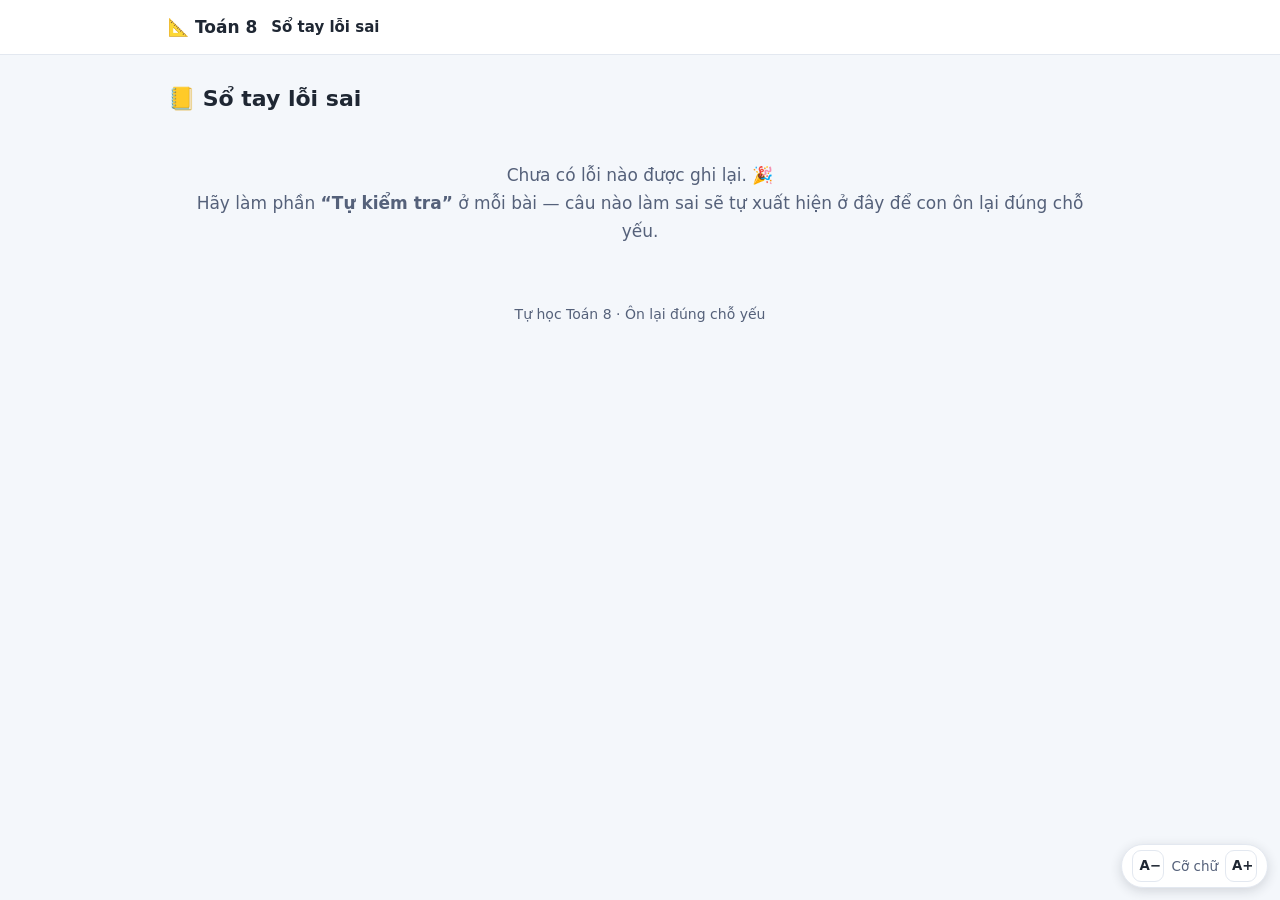
<file: loi-sai.html>
<!DOCTYPE html>
<html lang="vi">
<head>
  <meta charset="UTF-8" />
  <meta name="viewport" content="width=device-width, initial-scale=1.0" />
  <title>Sổ tay lỗi sai · Tự học Toán 8</title>
  <link rel="stylesheet" href="vendor/katex/katex.min.css" />
  <link rel="stylesheet" href="css/style.css" />
</head>
<body>
  <nav class="topbar">
    <div class="container">
      <a class="home-link" href="index.html">📐 Toán 8</a>
      <span class="crumb"><b>Sổ tay lỗi sai</b></span>
    </div>
  </nav>

  <main class="container">
    <h2 class="section-title">📒 Sổ tay lỗi sai</h2>
    <div id="mk-root"></div>
  </main>

  <footer class="site-footer">Tự học Toán 8 · Ôn lại đúng chỗ yếu</footer>

  <script src="vendor/katex/katex.min.js"></script>
  <script src="vendor/katex/auto-render.min.js"></script>
  <script src="js/app.js"></script>
  <script src="js/store.js"></script>
  <script src="js/prefs.js"></script>
  <script src="js/mistakes.js"></script>
  <script>MATH8.renderMistakes();</script>
</body>
</html>
</file>
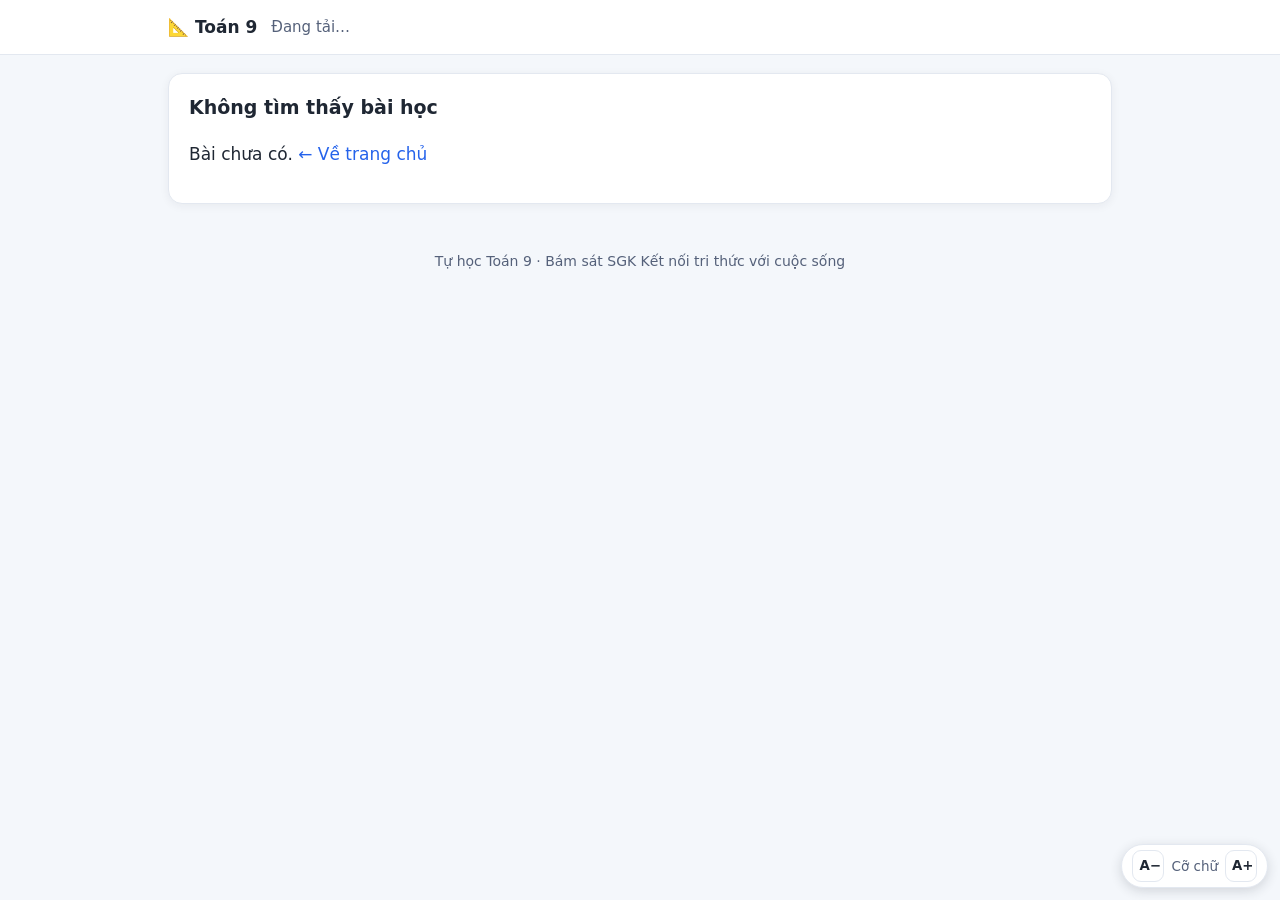
<file: lop9/bai.html>
<!DOCTYPE html>
<html lang="vi">
<head>
  <meta charset="UTF-8" />
  <meta name="viewport" content="width=device-width, initial-scale=1.0" />
  <title>Bài học · Tự học Toán 9</title>
  <link rel="stylesheet" href="vendor/katex/katex.min.css" />
  <link rel="stylesheet" href="css/style.css" />
</head>
<body>
  <nav class="topbar">
    <div class="container">
      <a class="home-link" href="index.html">📐 Toán 9</a>
      <span class="crumb" id="crumb">Đang tải…</span>
    </div>
  </nav>

  <main class="container">
    <div id="lesson-root"><p style="color:#55617a;padding:20px 0">Đang tải bài học…</p></div>
  </main>

  <footer class="site-footer">
    Tự học Toán 9 · Bám sát SGK Kết nối tri thức với cuộc sống
  </footer>

  <!-- KaTeX (offline) -->
  <script src="vendor/katex/katex.min.js"></script>
  <script src="vendor/katex/auto-render.min.js"></script>

  <!-- Lõi ứng dụng + widget + bộ render -->
  <script src="js/app.js"></script>
  <script src="js/store.js"></script>
  <script src="js/prefs.js"></script>
  <script src="js/widgets/area-model.js"></script>
  <script src="js/widgets/algebra-tiles.js"></script>
  <script src="js/widgets/identity.js"></script>
  <script src="js/widgets/geometry.js"></script>
  <script src="js/widgets/thales.js"></script>
  <script src="js/widgets/graph.js"></script>
  <script src="js/widgets/equation.js"></script>
  <script src="js/widgets/fraction.js"></script>
  <script src="js/widgets/similar.js"></script>
  <script src="js/widgets/chart.js"></script>
  <script src="js/widgets/probability.js"></script>
  <script src="js/widgets/solid.js"></script>
  <script src="js/widgets/parabola.js"></script>
  <script src="js/widgets/circle.js"></script>
  <script src="js/widgets/inscribed.js"></script>
  <script src="js/widgets/sector.js"></script>
  <script src="js/widgets/trig.js"></script>
  <script src="js/widgets/solid9.js"></script>
  <script src="js/render-lesson.js"></script>

  <!-- Dữ liệu: danh mục chương + nội dung các bài (nạp tĩnh, chạy được qua file://) -->
  <script src="data/chuong-01.js"></script>
  <script src="data/chuong-02.js"></script>
  <script src="data/chuong-03.js"></script>
  <script src="data/chuong-04.js"></script>
  <script src="data/chuong-05.js"></script>
  <script src="data/chuong-06.js"></script>
  <script src="data/chuong-07.js"></script>
  <script src="data/chuong-08.js"></script>
  <script src="data/chuong-09.js"></script>
  <script src="data/chuong-10.js"></script>
  <!-- Chương I -->
  <script src="data/bai-01-phuong-trinh-he-bac-nhat-hai-an.js"></script>
  <script src="data/bai-02-giai-he-hai-phuong-trinh.js"></script>
  <script src="data/bai-03-giai-bai-toan-bang-cach-lap-he.js"></script>
  <!-- Chương II -->
  <script src="data/bai-04-phuong-trinh-quy-ve-bac-nhat.js"></script>
  <script src="data/bai-05-bat-dang-thuc.js"></script>
  <script src="data/bai-06-bat-phuong-trinh-bac-nhat-mot-an.js"></script>
  <!-- Chương III -->
  <script src="data/bai-07-can-bac-hai-can-thuc-bac-hai.js"></script>
  <script src="data/bai-08-khai-can-nhan-chia.js"></script>
  <script src="data/bai-09-bien-doi-rut-gon-can-thuc.js"></script>
  <script src="data/bai-10-can-bac-ba.js"></script>
  <!-- Chương IV -->
  <script src="data/bai-11-ti-so-luong-giac-goc-nhon.js"></script>
  <script src="data/bai-12-he-thuc-canh-goc-tam-giac-vuong.js"></script>
  <!-- Chương V -->
  <script src="data/bai-13-mo-dau-ve-duong-tron.js"></script>
  <script src="data/bai-14-cung-va-day-cua-duong-tron.js"></script>
  <script src="data/bai-15-do-dai-cung-dien-tich-quat.js"></script>
  <script src="data/bai-16-vi-tri-tuong-doi-duong-thang-duong-tron.js"></script>
  <script src="data/bai-17-vi-tri-tuong-doi-hai-duong-tron.js"></script>
  <!-- Chương VI -->
  <script src="data/bai-18-ham-so-y-ax2.js"></script>
  <script src="data/bai-19-phuong-trinh-bac-hai-mot-an.js"></script>
  <script src="data/bai-20-dinh-li-viete.js"></script>
  <script src="data/bai-21-giai-bai-toan-bang-cach-lap-phuong-trinh.js"></script>
  <!-- Chương VII -->
  <script src="data/bai-22-bang-tan-so-bieu-do-tan-so.js"></script>
  <script src="data/bai-23-tan-so-tuong-doi.js"></script>
  <script src="data/bai-24-tan-so-ghep-nhom.js"></script>
  <!-- Chương VIII -->
  <script src="data/bai-25-phep-thu-khong-gian-mau.js"></script>
  <script src="data/bai-26-xac-suat-cua-bien-co.js"></script>
  <!-- Chương IX -->
  <script src="data/bai-27-goc-noi-tiep.js"></script>
  <script src="data/bai-28-duong-tron-ngoai-tiep-noi-tiep-tam-giac.js"></script>
  <script src="data/bai-29-tu-giac-noi-tiep.js"></script>
  <script src="data/bai-30-da-giac-deu.js"></script>
  <!-- Chương X -->
  <script src="data/bai-31-hinh-tru-hinh-non.js"></script>
  <script src="data/bai-32-hinh-cau.js"></script>

  <script>
    MATH9.renderLessonPage();
  </script>
</body>
</html>
</file>
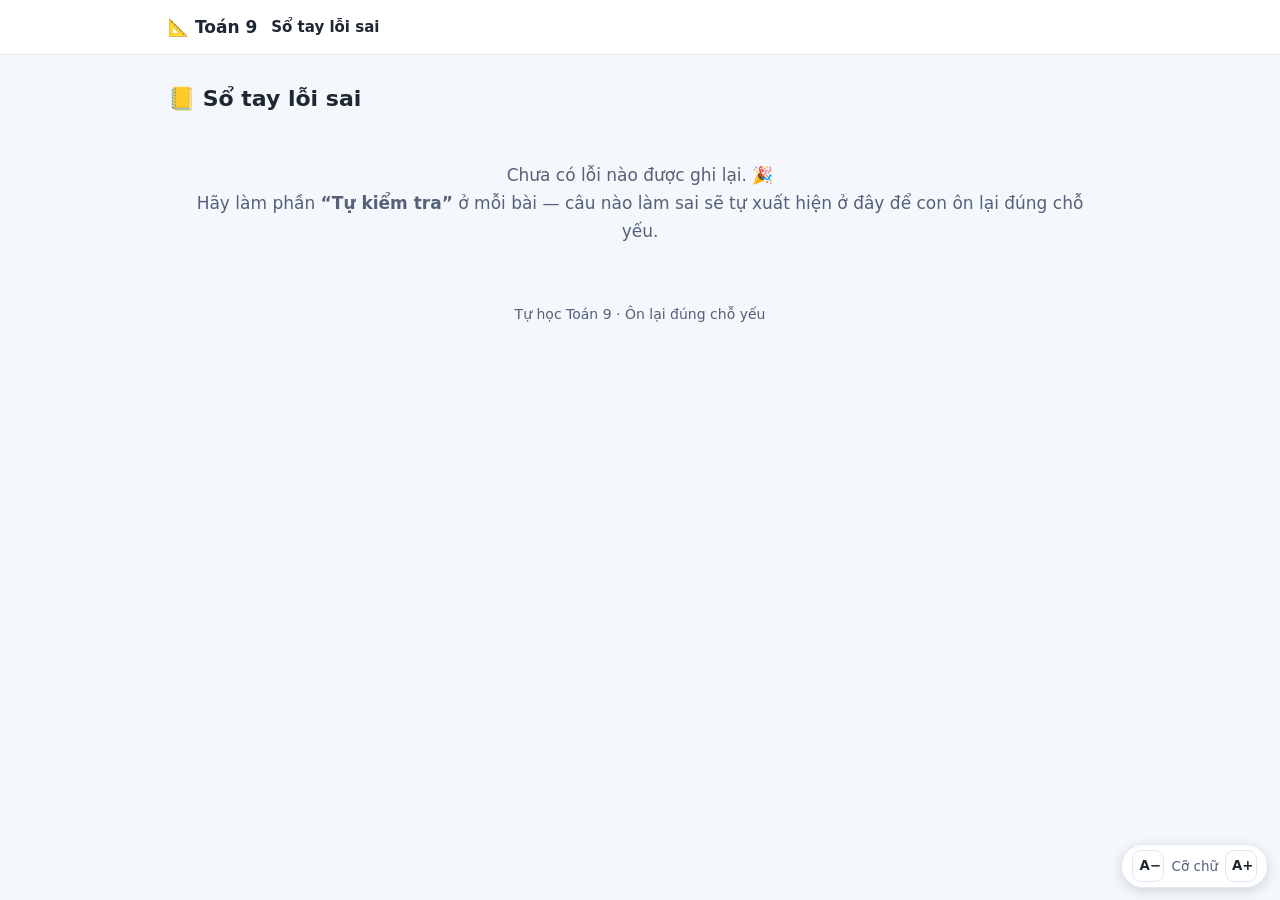
<file: lop9/loi-sai.html>
<!DOCTYPE html>
<html lang="vi">
<head>
  <meta charset="UTF-8" />
  <meta name="viewport" content="width=device-width, initial-scale=1.0" />
  <title>Sổ tay lỗi sai · Tự học Toán 9</title>
  <link rel="stylesheet" href="vendor/katex/katex.min.css" />
  <link rel="stylesheet" href="css/style.css" />
</head>
<body>
  <nav class="topbar">
    <div class="container">
      <a class="home-link" href="index.html">📐 Toán 9</a>
      <span class="crumb"><b>Sổ tay lỗi sai</b></span>
    </div>
  </nav>

  <main class="container">
    <h2 class="section-title">📒 Sổ tay lỗi sai</h2>
    <div id="mk-root"></div>
  </main>

  <footer class="site-footer">Tự học Toán 9 · Ôn lại đúng chỗ yếu</footer>

  <script src="vendor/katex/katex.min.js"></script>
  <script src="vendor/katex/auto-render.min.js"></script>
  <script src="js/app.js"></script>
  <script src="js/store.js"></script>
  <script src="js/prefs.js"></script>
  <script src="js/mistakes.js"></script>
  <script>MATH9.renderMistakes();</script>
</body>
</html>
</file>
<file: lop8/css/style.css>
/* =======================================================================
   Tự học Toán 8 – Kết nối tri thức · style.css
   Giao diện thân thiện, dễ đọc, responsive (điện thoại / máy tính bảng / PC)
   ======================================================================= */

:root {
  --base-font: 17px;
  --c-bg: #f4f7fb;
  --c-card: #ffffff;
  --c-ink: #1f2733;
  --c-ink-soft: #55617a;
  --c-primary: #2563eb;
  --c-primary-dark: #1d4ed8;
  --c-primary-soft: #e8f0fe;
  --c-accent: #0ea5a4;
  --c-line: #e3e8f0;
  --c-warn-bg: #fff7ed;
  --c-warn-line: #fdba74;
  --c-ok: #16a34a;

  /* màu cho 3 mức bài tập */
  --lv1: #16a34a; /* Nhận biết  */
  --lv2: #d97706; /* Thông hiểu */
  --lv3: #dc2626; /* Vận dụng   */

  --radius: 14px;
  --shadow: 0 2px 10px rgba(31, 39, 51, 0.06);
  --shadow-hover: 0 6px 20px rgba(37, 99, 235, 0.16);
  --font: "Segoe UI", system-ui, -apple-system, "Helvetica Neue", Arial,
    "Noto Sans", sans-serif;
}

* { box-sizing: border-box; }

html { scroll-behavior: smooth; }

body {
  margin: 0;
  font-family: var(--font);
  color: var(--c-ink);
  background: var(--c-bg);
  line-height: 1.65;
  font-size: var(--base-font, 17px);
}

a { color: var(--c-primary); text-decoration: none; }
a:hover { text-decoration: underline; }

.container { max-width: 980px; margin: 0 auto; padding: 0 18px; }

/* ---------------- Header / điều hướng ---------------- */
.site-header {
  background: linear-gradient(135deg, #2563eb 0%, #0ea5a4 100%);
  color: #fff;
  padding: 26px 0 30px;
  box-shadow: var(--shadow);
}
.site-header .container { display: flex; flex-direction: column; gap: 6px; }
.site-header .brand { display: flex; align-items: center; gap: 12px; }
.site-header .logo {
  font-size: 30px; line-height: 1;
  background: rgba(255, 255, 255, 0.2);
  width: 52px; height: 52px; border-radius: 14px;
  display: flex; align-items: center; justify-content: center;
}
.site-header h1 { margin: 0; font-size: 26px; font-weight: 800; }
.site-header .tagline { margin: 0; opacity: 0.92; font-size: 15.5px; }

.topbar {
  background: #fff; border-bottom: 1px solid var(--c-line);
  position: sticky; top: 0; z-index: 50;
}
.topbar .container {
  display: flex; align-items: center; gap: 14px;
  height: 54px;
}
.topbar a.home-link { font-weight: 700; color: var(--c-ink); }
.topbar .crumb { color: var(--c-ink-soft); font-size: 15px; }
.topbar .crumb b { color: var(--c-ink); }

/* ---------------- Trang chủ: lộ trình ---------------- */
.intro-block {
  background: var(--c-card); border: 1px solid var(--c-line);
  border-radius: var(--radius); padding: 18px 20px; margin: 22px 0;
  box-shadow: var(--shadow);
}
.intro-block h2 { margin: 0 0 6px; font-size: 20px; }
.intro-block p { margin: 6px 0; color: var(--c-ink-soft); }

.section-title { font-size: 22px; margin: 26px 0 14px; }

.roadmap {
  display: grid;
  grid-template-columns: repeat(auto-fill, minmax(280px, 1fr));
  gap: 16px;
}
.chap-card {
  background: var(--c-card);
  border: 1px solid var(--c-line);
  border-radius: var(--radius);
  padding: 16px 18px;
  box-shadow: var(--shadow);
  transition: transform 0.15s, box-shadow 0.15s;
}
.chap-active { border-top: 4px solid var(--c-primary); }
.chap-soon { opacity: 0.72; }
.chap-head { display: flex; justify-content: space-between; align-items: center; }
.chap-roman {
  font-weight: 800; color: var(--c-primary);
  background: var(--c-primary-soft); padding: 2px 10px; border-radius: 999px;
  font-size: 13.5px;
}
.chap-tap { font-size: 12.5px; color: var(--c-ink-soft); }
.chap-title { margin: 10px 0 4px; font-size: 18px; }
.chap-meta { font-size: 14px; color: var(--c-ink-soft); }
.chap-meta em { color: var(--lv2); font-style: normal; font-weight: 600; }

.lesson-list { list-style: none; margin: 12px 0 0; padding: 0; }
.lesson-list li { margin: 0; }
.lesson-link {
  display: flex; align-items: center; gap: 10px;
  padding: 9px 10px; border-radius: 10px; color: var(--c-ink);
  font-weight: 600; font-size: 15.5px;
}
.lesson-link:hover { background: var(--c-primary-soft); text-decoration: none; }
.lesson-dot {
  width: 9px; height: 9px; border-radius: 50%;
  background: var(--c-accent); flex: none;
}

/* ---------------- Trang bài học ---------------- */
.lesson { margin: 26px 0 60px; }
.lesson > h1 {
  font-size: 27px; margin: 6px 0 4px; line-height: 1.3;
}
.lesson .chapter-name { color: var(--c-primary); font-weight: 700; font-size: 15px; }

.block {
  background: var(--c-card); border: 1px solid var(--c-line);
  border-radius: var(--radius); padding: 18px 20px; margin: 18px 0;
  box-shadow: var(--shadow);
}
.block > h2 {
  font-size: 19px; margin: 0 0 12px;
  display: flex; align-items: center; gap: 9px;
}
.block-icon { font-size: 20px; }

/* Mục tiêu */
.objectives { margin: 0; padding-left: 4px; list-style: none; }
.objectives li { padding: 3px 0 3px 28px; position: relative; }
.objectives li::before {
  content: "✓"; position: absolute; left: 0; top: 3px;
  color: var(--c-ok); font-weight: 800;
}

/* Tình huống mở đầu */
.intro-situation {
  border-left: 5px solid var(--c-accent);
  background: #f0fdfa;
}
.intro-situation .math-callout { margin-top: 10px; }

/* Lý thuyết + công thức nổi bật */
.theory-item { margin-bottom: 16px; }
.theory-item:last-child { margin-bottom: 0; }
.theory-item h3 { margin: 0 0 6px; font-size: 16.5px; color: var(--c-primary-dark); }
.formula-box {
  background: var(--c-primary-soft);
  border: 1px solid #c7dbfb;
  border-radius: 10px;
  padding: 12px 16px; margin: 10px 0;
  text-align: center; font-size: 18px;
  overflow-x: auto;
}
.math-callout {
  background: #f8fafc; border: 1px dashed var(--c-line);
  border-radius: 10px; padding: 10px 14px; text-align: center;
  overflow-x: auto;
}

/* Ví dụ từng bước */
.example { border-left: 5px solid var(--c-primary); }
.example + .example { margin-top: 14px; }
.example h3 { margin: 0 0 8px; font-size: 16.5px; }
.steps { margin: 0; padding-left: 22px; }
.steps li { margin: 5px 0; }

/* Lỗi thường gặp */
.mistakes { background: var(--c-warn-bg); border-color: var(--c-warn-line); }
.mistake-item { padding: 8px 0; border-bottom: 1px dashed var(--c-warn-line); }
.mistake-item:last-child { border-bottom: none; }
.mistake-wrong { color: var(--lv3); }
.mistake-wrong b { font-weight: 700; }
.mistake-right { color: var(--c-ok); }
.mistake-note { color: var(--c-ink-soft); font-size: 14.5px; margin-top: 2px; }

/* ---------------- Bài tập ---------------- */
.exercise {
  border: 1px solid var(--c-line); border-radius: 12px;
  padding: 14px 16px; margin: 14px 0; background: #fff;
}
.ex-head { display: flex; align-items: center; gap: 10px; margin-bottom: 8px; }
.ex-num { font-weight: 800; color: var(--c-ink); }
.lv-badge {
  font-size: 12.5px; font-weight: 700; color: #fff;
  padding: 2px 10px; border-radius: 999px;
}
.lv-1 { background: var(--lv1); }
.lv-2 { background: var(--lv2); }
.lv-3 { background: var(--lv3); }
.ex-prompt { margin: 4px 0 10px; }

.ex-actions { display: flex; flex-wrap: wrap; gap: 8px; }
.btn {
  font-family: inherit; font-size: 14.5px; font-weight: 600;
  border: 1px solid var(--c-line); background: #fff; color: var(--c-ink);
  padding: 7px 14px; border-radius: 9px; cursor: pointer;
  transition: background 0.12s, border-color 0.12s;
}
.btn:hover { background: var(--c-primary-soft); border-color: var(--c-primary); }
.btn-hint { color: var(--c-primary-dark); }
.btn-solution { color: var(--lv3); border-color: #fecaca; }
.btn-solution:hover { background: #fef2f2; border-color: var(--lv3); }
.btn:disabled { opacity: 0.5; cursor: default; }

.hint-area { margin-top: 10px; }
.hint-bubble {
  background: #fffbeb; border: 1px solid #fde68a;
  border-radius: 9px; padding: 9px 13px; margin-top: 8px;
  animation: fade 0.2s ease;
}
.hint-bubble .hint-label { font-weight: 700; color: var(--lv2); }
.solution-area {
  margin-top: 10px; background: #f0fdf4; border: 1px solid #bbf7d0;
  border-radius: 9px; padding: 12px 15px; animation: fade 0.2s ease;
}
.solution-area .sol-label { font-weight: 700; color: var(--c-ok); display: block; margin-bottom: 4px; }
@keyframes fade { from { opacity: 0; transform: translateY(-4px); } to { opacity: 1; transform: none; } }

/* ---------------- Widget tương tác ---------------- */
.widget {
  background: #fdfdff; border: 1px solid var(--c-line);
  border-radius: 12px; padding: 14px; margin-top: 8px;
}
.widget .widget-hint { font-size: 14px; color: var(--c-ink-soft); margin: 0 0 10px; }
.widget-controls {
  display: flex; flex-wrap: wrap; gap: 18px; margin-bottom: 12px;
  align-items: center;
}
.slider-group { display: flex; align-items: center; gap: 10px; }
.slider-group label { font-weight: 700; min-width: 22px; }
.slider-group input[type="range"] { width: 130px; }
.slider-val {
  font-weight: 800; color: var(--c-primary-dark);
  min-width: 26px; text-align: center;
  background: var(--c-primary-soft); border-radius: 7px; padding: 1px 6px;
}
.widget-result {
  text-align: center; font-size: 18px; margin-top: 10px;
  background: var(--c-primary-soft); border-radius: 9px; padding: 8px;
  overflow-x: auto;
}
.widget svg { display: block; max-width: 100%; height: auto; margin: 0 auto; }

.tiles-area { display: flex; flex-wrap: wrap; gap: 8px; margin: 8px 0; min-height: 50px; }
.tile {
  display: inline-flex; align-items: center; justify-content: center;
  font-weight: 700; color: #fff; border-radius: 7px; cursor: pointer;
  user-select: none; box-shadow: 0 1px 3px rgba(0,0,0,.15);
  transition: transform .1s;
}
.tile:hover { transform: translateY(-2px); }
.tile-x2 { width: 56px; height: 56px; background: #2563eb; }
.tile-x  { width: 30px; height: 56px; background: #0ea5a4; }
.tile-1  { width: 30px; height: 30px; background: #f59e0b; font-size: 13px; }
.tile-neg { filter: brightness(0.74) saturate(1.35); }
.tiles-result { margin-top: 6px; }

/* ---------------- Điều hướng cuối bài ---------------- */
.lesson-nav {
  display: flex; justify-content: space-between; gap: 12px; margin-top: 24px;
}
.lesson-nav a {
  flex: 1; background: var(--c-card); border: 1px solid var(--c-line);
  border-radius: 12px; padding: 12px 16px; box-shadow: var(--shadow);
  font-weight: 600;
}
.lesson-nav a:hover { box-shadow: var(--shadow-hover); text-decoration: none; }
.lesson-nav .nav-next { text-align: right; }
.lesson-nav .nav-dir { display: block; font-size: 13px; color: var(--c-ink-soft); }

/* ---------------- Footer ---------------- */
.site-footer {
  text-align: center; color: var(--c-ink-soft); font-size: 14px;
  padding: 28px 16px 40px;
}

/* ---------------- Responsive ---------------- */
@media (max-width: 600px) {
  .site-header h1 { font-size: 21px; }
  .roadmap { grid-template-columns: 1fr; }
  .lesson > h1 { font-size: 22px; }
  .block { padding: 14px 15px; }
  .slider-group input[type="range"] { width: 100px; }
  .lesson-nav { flex-direction: column; }
  .home-tools { flex-wrap: wrap; }
}

/* ---------------- Thanh điều hướng công cụ (trang chủ) ---------------- */
.home-tools { display: flex; gap: 10px; flex-wrap: wrap; margin: 14px 0 4px; }
.home-tools a {
  display: inline-flex; align-items: center; gap: 7px;
  background: var(--c-card); border: 1px solid var(--c-line); border-radius: 999px;
  padding: 8px 16px; font-weight: 600; color: var(--c-ink); box-shadow: var(--shadow);
}
.home-tools a:hover { background: var(--c-primary-soft); border-color: var(--c-primary); text-decoration: none; }

.continue-banner {
  background: linear-gradient(135deg, #eef5ff, #e6fbf8);
  border: 1px solid #c7dbfb; border-radius: var(--radius); padding: 14px 18px; margin: 16px 0;
  display: flex; align-items: center; justify-content: space-between; gap: 12px; flex-wrap: wrap;
}
.continue-banner .ct-go { background: var(--c-primary); color: #fff; border: none; border-radius: 10px; padding: 9px 18px; font-weight: 700; font-family: inherit; cursor: pointer; }
.continue-banner .ct-go:hover { background: var(--c-primary-dark); }

/* tiến độ trên thẻ chương */
.chap-progress { margin-top: 4px; }
.pbar { height: 8px; background: #e6ecf5; border-radius: 999px; overflow: hidden; margin-top: 6px; }
.pbar > span { display: block; height: 100%; background: linear-gradient(90deg, #2563eb, #0ea5a4); border-radius: 999px; }
.chap-progress .pnum { font-size: 13px; color: var(--c-ink-soft); }
.lesson-link.done { color: var(--c-ok); }
.lesson-link .lesson-check { margin-left: auto; color: var(--c-ok); font-weight: 800; }

/* nút đánh dấu đã học */
.done-row { text-align: center; margin: 18px 0 4px; }
.btn-done {
  font-family: inherit; font-size: 15.5px; font-weight: 700; cursor: pointer;
  border: 2px solid var(--c-ok); background: #fff; color: var(--c-ok);
  padding: 10px 22px; border-radius: 999px;
}
.btn-done.is-done { background: var(--c-ok); color: #fff; }

/* ---------------- Quiz tự kiểm tra ---------------- */
.quiz { background: #fbfdff; border-color: #c7dbfb; }
.quiz-q { border: 1px solid var(--c-line); border-radius: 12px; padding: 13px 15px; margin: 12px 0; background: #fff; }
.quiz-q .q-num { font-weight: 800; }
.quiz-prompt { margin: 4px 0 10px; }
.quiz-choices { display: flex; flex-direction: column; gap: 8px; }
.quiz-choice {
  display: flex; align-items: center; gap: 10px; cursor: pointer;
  border: 1px solid var(--c-line); border-radius: 9px; padding: 8px 12px; transition: background .12s;
}
.quiz-choice:hover { background: var(--c-primary-soft); }
.quiz-choice input { accent-color: var(--c-primary); }
.quiz-choice.correct { background: #f0fdf4; border-color: var(--c-ok); }
.quiz-choice.wrong { background: #fef2f2; border-color: var(--lv3); }
.quiz-fill input {
  font-family: inherit; font-size: 15.5px; padding: 8px 12px; border: 1px solid var(--c-line);
  border-radius: 9px; width: 160px;
}
.quiz-fb { margin-top: 9px; padding: 9px 13px; border-radius: 9px; font-size: 14.5px; display: none; }
.quiz-fb.ok { background: #f0fdf4; border: 1px solid #bbf7d0; color: var(--c-ok); display: block; }
.quiz-fb.no { background: #fef2f2; border: 1px solid #fecaca; color: var(--lv3); display: block; }
.quiz-score { text-align: center; font-weight: 700; margin-top: 10px; font-size: 16px; }

/* ---------------- Flashcard ---------------- */
.fc-wrap { max-width: 560px; margin: 0 auto; }
.fc-bar { display: flex; gap: 10px; align-items: center; flex-wrap: wrap; margin-bottom: 14px; }
.fc-bar select { font-family: inherit; font-size: 15px; padding: 7px 10px; border-radius: 9px; border: 1px solid var(--c-line); }
.flashcard {
  background: var(--c-card); border: 1px solid var(--c-line); border-radius: var(--radius);
  box-shadow: var(--shadow); min-height: 180px; display: flex; flex-direction: column;
  align-items: center; justify-content: center; gap: 10px; padding: 26px 20px; text-align: center; cursor: pointer;
}
.flashcard .fc-side { font-size: 14px; color: var(--c-ink-soft); }
.flashcard .fc-content { font-size: 20px; }
.flashcard .fc-hint { font-size: 13px; color: var(--c-ink-soft); }
.fc-actions { display: flex; gap: 10px; justify-content: center; margin-top: 14px; }
.fc-actions .btn-no { border-color: #fecaca; color: var(--lv3); }
.fc-actions .btn-yes { border-color: #bbf7d0; color: var(--c-ok); }
.fc-progress { text-align: center; color: var(--c-ink-soft); font-size: 14px; margin-top: 12px; }

/* ---------------- Sổ tay lỗi sai ---------------- */
.mistake {
  background: var(--c-card); border: 1px solid var(--c-line); border-left: 5px solid var(--lv3);
  border-radius: 12px; padding: 13px 16px; margin: 12px 0; box-shadow: var(--shadow);
}
.mistake .mk-lesson { font-size: 13.5px; color: var(--c-primary); font-weight: 700; }
.mistake .mk-correct { color: var(--c-ok); margin-top: 4px; }
.mistake .mk-actions { margin-top: 8px; display: flex; gap: 8px; }
.empty-note { text-align: center; color: var(--c-ink-soft); padding: 30px 10px; }

/* ---------------- Bảng công thức tổng hợp ---------------- */
.cf-chap { font-size: 20px; color: var(--c-primary-dark); margin: 24px 0 6px; border-bottom: 2px solid var(--c-line); padding-bottom: 5px; }
.cf-chap-body { display: grid; grid-template-columns: repeat(auto-fill, minmax(300px, 1fr)); gap: 14px; }
.cf-lesson { background: var(--c-card); border: 1px solid var(--c-line); border-radius: 12px; padding: 12px 15px; box-shadow: var(--shadow); }
.cf-title { font-weight: 700; font-size: 15.5px; display: block; margin-bottom: 6px; }
.cf-item { margin: 8px 0; }
.cf-name { font-size: 14px; color: var(--c-ink-soft); }
.cf-item .formula-box { margin: 4px 0 0; font-size: 16px; padding: 8px 12px; }

/* ---------------- Nút chỉnh cỡ chữ ---------------- */
.font-control {
  position: fixed; right: 12px; bottom: 12px; z-index: 200;
  display: flex; align-items: center; gap: 7px;
  background: #fff; border: 1px solid var(--c-line); border-radius: 999px;
  padding: 5px 10px; box-shadow: 0 3px 12px rgba(31,39,51,.16); font-size: 13.5px;
}
.font-control span { color: var(--c-ink-soft); }
.font-control button {
  font-family: inherit; font-weight: 800; cursor: pointer;
  border: 1px solid var(--c-line); background: #fff; color: var(--c-ink);
  width: 32px; height: 32px; border-radius: 9px; line-height: 1;
}
.font-control button:hover { background: var(--c-primary-soft); border-color: var(--c-primary); }
@media print { .font-control { display: none; } }
</file>
<file: lop9/css/style.css>
/* =======================================================================
   Tự học Toán 8 – Kết nối tri thức · style.css
   Giao diện thân thiện, dễ đọc, responsive (điện thoại / máy tính bảng / PC)
   ======================================================================= */

:root {
  --base-font: 17px;
  --c-bg: #f4f7fb;
  --c-card: #ffffff;
  --c-ink: #1f2733;
  --c-ink-soft: #55617a;
  --c-primary: #2563eb;
  --c-primary-dark: #1d4ed8;
  --c-primary-soft: #e8f0fe;
  --c-accent: #0ea5a4;
  --c-line: #e3e8f0;
  --c-warn-bg: #fff7ed;
  --c-warn-line: #fdba74;
  --c-ok: #16a34a;

  /* màu cho 3 mức bài tập */
  --lv1: #16a34a; /* Nhận biết  */
  --lv2: #d97706; /* Thông hiểu */
  --lv3: #dc2626; /* Vận dụng   */

  --radius: 14px;
  --shadow: 0 2px 10px rgba(31, 39, 51, 0.06);
  --shadow-hover: 0 6px 20px rgba(37, 99, 235, 0.16);
  --font: "Segoe UI", system-ui, -apple-system, "Helvetica Neue", Arial,
    "Noto Sans", sans-serif;
}

* { box-sizing: border-box; }

html { scroll-behavior: smooth; }

body {
  margin: 0;
  font-family: var(--font);
  color: var(--c-ink);
  background: var(--c-bg);
  line-height: 1.65;
  font-size: var(--base-font, 17px);
}

a { color: var(--c-primary); text-decoration: none; }
a:hover { text-decoration: underline; }

.container { max-width: 980px; margin: 0 auto; padding: 0 18px; }

/* ---------------- Header / điều hướng ---------------- */
.site-header {
  background: linear-gradient(135deg, #2563eb 0%, #0ea5a4 100%);
  color: #fff;
  padding: 26px 0 30px;
  box-shadow: var(--shadow);
}
.site-header .container { display: flex; flex-direction: column; gap: 6px; }
.site-header .brand { display: flex; align-items: center; gap: 12px; }
.site-header .logo {
  font-size: 30px; line-height: 1;
  background: rgba(255, 255, 255, 0.2);
  width: 52px; height: 52px; border-radius: 14px;
  display: flex; align-items: center; justify-content: center;
}
.site-header h1 { margin: 0; font-size: 26px; font-weight: 800; }
.site-header .tagline { margin: 0; opacity: 0.92; font-size: 15.5px; }

.topbar {
  background: #fff; border-bottom: 1px solid var(--c-line);
  position: sticky; top: 0; z-index: 50;
}
.topbar .container {
  display: flex; align-items: center; gap: 14px;
  height: 54px;
}
.topbar a.home-link { font-weight: 700; color: var(--c-ink); }
.topbar .crumb { color: var(--c-ink-soft); font-size: 15px; }
.topbar .crumb b { color: var(--c-ink); }

/* ---------------- Trang chủ: lộ trình ---------------- */
.intro-block {
  background: var(--c-card); border: 1px solid var(--c-line);
  border-radius: var(--radius); padding: 18px 20px; margin: 22px 0;
  box-shadow: var(--shadow);
}
.intro-block h2 { margin: 0 0 6px; font-size: 20px; }
.intro-block p { margin: 6px 0; color: var(--c-ink-soft); }

.section-title { font-size: 22px; margin: 26px 0 14px; }

.roadmap {
  display: grid;
  grid-template-columns: repeat(auto-fill, minmax(280px, 1fr));
  gap: 16px;
}
.chap-card {
  background: var(--c-card);
  border: 1px solid var(--c-line);
  border-radius: var(--radius);
  padding: 16px 18px;
  box-shadow: var(--shadow);
  transition: transform 0.15s, box-shadow 0.15s;
}
.chap-active { border-top: 4px solid var(--c-primary); }
.chap-soon { opacity: 0.72; }
.chap-head { display: flex; justify-content: space-between; align-items: center; }
.chap-roman {
  font-weight: 800; color: var(--c-primary);
  background: var(--c-primary-soft); padding: 2px 10px; border-radius: 999px;
  font-size: 13.5px;
}
.chap-tap { font-size: 12.5px; color: var(--c-ink-soft); }
.chap-title { margin: 10px 0 4px; font-size: 18px; }
.chap-meta { font-size: 14px; color: var(--c-ink-soft); }
.chap-meta em { color: var(--lv2); font-style: normal; font-weight: 600; }

.lesson-list { list-style: none; margin: 12px 0 0; padding: 0; }
.lesson-list li { margin: 0; }
.lesson-link {
  display: flex; align-items: center; gap: 10px;
  padding: 9px 10px; border-radius: 10px; color: var(--c-ink);
  font-weight: 600; font-size: 15.5px;
}
.lesson-link:hover { background: var(--c-primary-soft); text-decoration: none; }
.lesson-dot {
  width: 9px; height: 9px; border-radius: 50%;
  background: var(--c-accent); flex: none;
}

/* ---------------- Trang bài học ---------------- */
.lesson { margin: 26px 0 60px; }
.lesson > h1 {
  font-size: 27px; margin: 6px 0 4px; line-height: 1.3;
}
.lesson .chapter-name { color: var(--c-primary); font-weight: 700; font-size: 15px; }

.block {
  background: var(--c-card); border: 1px solid var(--c-line);
  border-radius: var(--radius); padding: 18px 20px; margin: 18px 0;
  box-shadow: var(--shadow);
}
.block > h2 {
  font-size: 19px; margin: 0 0 12px;
  display: flex; align-items: center; gap: 9px;
}
.block-icon { font-size: 20px; }

/* Mục tiêu */
.objectives { margin: 0; padding-left: 4px; list-style: none; }
.objectives li { padding: 3px 0 3px 28px; position: relative; }
.objectives li::before {
  content: "✓"; position: absolute; left: 0; top: 3px;
  color: var(--c-ok); font-weight: 800;
}

/* Tình huống mở đầu */
.intro-situation {
  border-left: 5px solid var(--c-accent);
  background: #f0fdfa;
}
.intro-situation .math-callout { margin-top: 10px; }

/* Lý thuyết + công thức nổi bật */
.theory-item { margin-bottom: 16px; }
.theory-item:last-child { margin-bottom: 0; }
.theory-item h3 { margin: 0 0 6px; font-size: 16.5px; color: var(--c-primary-dark); }
.formula-box {
  background: var(--c-primary-soft);
  border: 1px solid #c7dbfb;
  border-radius: 10px;
  padding: 12px 16px; margin: 10px 0;
  text-align: center; font-size: 18px;
  overflow-x: auto;
}
.math-callout {
  background: #f8fafc; border: 1px dashed var(--c-line);
  border-radius: 10px; padding: 10px 14px; text-align: center;
  overflow-x: auto;
}

/* Ví dụ từng bước */
.example { border-left: 5px solid var(--c-primary); }
.example + .example { margin-top: 14px; }
.example h3 { margin: 0 0 8px; font-size: 16.5px; }
.steps { margin: 0; padding-left: 22px; }
.steps li { margin: 5px 0; }

/* Lỗi thường gặp */
.mistakes { background: var(--c-warn-bg); border-color: var(--c-warn-line); }
.mistake-item { padding: 8px 0; border-bottom: 1px dashed var(--c-warn-line); }
.mistake-item:last-child { border-bottom: none; }
.mistake-wrong { color: var(--lv3); }
.mistake-wrong b { font-weight: 700; }
.mistake-right { color: var(--c-ok); }
.mistake-note { color: var(--c-ink-soft); font-size: 14.5px; margin-top: 2px; }

/* ---------------- Bài tập ---------------- */
.exercise {
  border: 1px solid var(--c-line); border-radius: 12px;
  padding: 14px 16px; margin: 14px 0; background: #fff;
}
.ex-head { display: flex; align-items: center; gap: 10px; margin-bottom: 8px; }
.ex-num { font-weight: 800; color: var(--c-ink); }
.lv-badge {
  font-size: 12.5px; font-weight: 700; color: #fff;
  padding: 2px 10px; border-radius: 999px;
}
.lv-1 { background: var(--lv1); }
.lv-2 { background: var(--lv2); }
.lv-3 { background: var(--lv3); }
.ex-prompt { margin: 4px 0 10px; }

.ex-actions { display: flex; flex-wrap: wrap; gap: 8px; }
.btn {
  font-family: inherit; font-size: 14.5px; font-weight: 600;
  border: 1px solid var(--c-line); background: #fff; color: var(--c-ink);
  padding: 7px 14px; border-radius: 9px; cursor: pointer;
  transition: background 0.12s, border-color 0.12s;
}
.btn:hover { background: var(--c-primary-soft); border-color: var(--c-primary); }
.btn-hint { color: var(--c-primary-dark); }
.btn-solution { color: var(--lv3); border-color: #fecaca; }
.btn-solution:hover { background: #fef2f2; border-color: var(--lv3); }
.btn:disabled { opacity: 0.5; cursor: default; }

.hint-area { margin-top: 10px; }
.hint-bubble {
  background: #fffbeb; border: 1px solid #fde68a;
  border-radius: 9px; padding: 9px 13px; margin-top: 8px;
  animation: fade 0.2s ease;
}
.hint-bubble .hint-label { font-weight: 700; color: var(--lv2); }
.solution-area {
  margin-top: 10px; background: #f0fdf4; border: 1px solid #bbf7d0;
  border-radius: 9px; padding: 12px 15px; animation: fade 0.2s ease;
}
.solution-area .sol-label { font-weight: 700; color: var(--c-ok); display: block; margin-bottom: 4px; }
@keyframes fade { from { opacity: 0; transform: translateY(-4px); } to { opacity: 1; transform: none; } }

/* ---------------- Widget tương tác ---------------- */
.widget {
  background: #fdfdff; border: 1px solid var(--c-line);
  border-radius: 12px; padding: 14px; margin-top: 8px;
}
.widget .widget-hint { font-size: 14px; color: var(--c-ink-soft); margin: 0 0 10px; }
.widget-controls {
  display: flex; flex-wrap: wrap; gap: 18px; margin-bottom: 12px;
  align-items: center;
}
.slider-group { display: flex; align-items: center; gap: 10px; }
.slider-group label { font-weight: 700; min-width: 22px; }
.slider-group input[type="range"] { width: 130px; }
.slider-val {
  font-weight: 800; color: var(--c-primary-dark);
  min-width: 26px; text-align: center;
  background: var(--c-primary-soft); border-radius: 7px; padding: 1px 6px;
}
.widget-result {
  text-align: center; font-size: 18px; margin-top: 10px;
  background: var(--c-primary-soft); border-radius: 9px; padding: 8px;
  overflow-x: auto;
}
.widget svg { display: block; max-width: 100%; height: auto; margin: 0 auto; }

.tiles-area { display: flex; flex-wrap: wrap; gap: 8px; margin: 8px 0; min-height: 50px; }
.tile {
  display: inline-flex; align-items: center; justify-content: center;
  font-weight: 700; color: #fff; border-radius: 7px; cursor: pointer;
  user-select: none; box-shadow: 0 1px 3px rgba(0,0,0,.15);
  transition: transform .1s;
}
.tile:hover { transform: translateY(-2px); }
.tile-x2 { width: 56px; height: 56px; background: #2563eb; }
.tile-x  { width: 30px; height: 56px; background: #0ea5a4; }
.tile-1  { width: 30px; height: 30px; background: #f59e0b; font-size: 13px; }
.tile-neg { filter: brightness(0.74) saturate(1.35); }
.tiles-result { margin-top: 6px; }

/* ---------------- Điều hướng cuối bài ---------------- */
.lesson-nav {
  display: flex; justify-content: space-between; gap: 12px; margin-top: 24px;
}
.lesson-nav a {
  flex: 1; background: var(--c-card); border: 1px solid var(--c-line);
  border-radius: 12px; padding: 12px 16px; box-shadow: var(--shadow);
  font-weight: 600;
}
.lesson-nav a:hover { box-shadow: var(--shadow-hover); text-decoration: none; }
.lesson-nav .nav-next { text-align: right; }
.lesson-nav .nav-dir { display: block; font-size: 13px; color: var(--c-ink-soft); }

/* ---------------- Footer ---------------- */
.site-footer {
  text-align: center; color: var(--c-ink-soft); font-size: 14px;
  padding: 28px 16px 40px;
}

/* ---------------- Responsive ---------------- */
@media (max-width: 600px) {
  .site-header h1 { font-size: 21px; }
  .roadmap { grid-template-columns: 1fr; }
  .lesson > h1 { font-size: 22px; }
  .block { padding: 14px 15px; }
  .slider-group input[type="range"] { width: 100px; }
  .lesson-nav { flex-direction: column; }
  .home-tools { flex-wrap: wrap; }
}

/* ---------------- Thanh điều hướng công cụ (trang chủ) ---------------- */
.home-tools { display: flex; gap: 10px; flex-wrap: wrap; margin: 14px 0 4px; }
.home-tools a {
  display: inline-flex; align-items: center; gap: 7px;
  background: var(--c-card); border: 1px solid var(--c-line); border-radius: 999px;
  padding: 8px 16px; font-weight: 600; color: var(--c-ink); box-shadow: var(--shadow);
}
.home-tools a:hover { background: var(--c-primary-soft); border-color: var(--c-primary); text-decoration: none; }

.continue-banner {
  background: linear-gradient(135deg, #eef5ff, #e6fbf8);
  border: 1px solid #c7dbfb; border-radius: var(--radius); padding: 14px 18px; margin: 16px 0;
  display: flex; align-items: center; justify-content: space-between; gap: 12px; flex-wrap: wrap;
}
.continue-banner .ct-go { background: var(--c-primary); color: #fff; border: none; border-radius: 10px; padding: 9px 18px; font-weight: 700; font-family: inherit; cursor: pointer; }
.continue-banner .ct-go:hover { background: var(--c-primary-dark); }

/* tiến độ trên thẻ chương */
.chap-progress { margin-top: 4px; }
.pbar { height: 8px; background: #e6ecf5; border-radius: 999px; overflow: hidden; margin-top: 6px; }
.pbar > span { display: block; height: 100%; background: linear-gradient(90deg, #2563eb, #0ea5a4); border-radius: 999px; }
.chap-progress .pnum { font-size: 13px; color: var(--c-ink-soft); }
.lesson-link.done { color: var(--c-ok); }
.lesson-link .lesson-check { margin-left: auto; color: var(--c-ok); font-weight: 800; }

/* nút đánh dấu đã học */
.done-row { text-align: center; margin: 18px 0 4px; }
.btn-done {
  font-family: inherit; font-size: 15.5px; font-weight: 700; cursor: pointer;
  border: 2px solid var(--c-ok); background: #fff; color: var(--c-ok);
  padding: 10px 22px; border-radius: 999px;
}
.btn-done.is-done { background: var(--c-ok); color: #fff; }

/* ---------------- Quiz tự kiểm tra ---------------- */
.quiz { background: #fbfdff; border-color: #c7dbfb; }
.quiz-q { border: 1px solid var(--c-line); border-radius: 12px; padding: 13px 15px; margin: 12px 0; background: #fff; }
.quiz-q .q-num { font-weight: 800; }
.quiz-prompt { margin: 4px 0 10px; }
.quiz-choices { display: flex; flex-direction: column; gap: 8px; }
.quiz-choice {
  display: flex; align-items: center; gap: 10px; cursor: pointer;
  border: 1px solid var(--c-line); border-radius: 9px; padding: 8px 12px; transition: background .12s;
}
.quiz-choice:hover { background: var(--c-primary-soft); }
.quiz-choice input { accent-color: var(--c-primary); }
.quiz-choice.correct { background: #f0fdf4; border-color: var(--c-ok); }
.quiz-choice.wrong { background: #fef2f2; border-color: var(--lv3); }
.quiz-fill input {
  font-family: inherit; font-size: 15.5px; padding: 8px 12px; border: 1px solid var(--c-line);
  border-radius: 9px; width: 160px;
}
.quiz-fb { margin-top: 9px; padding: 9px 13px; border-radius: 9px; font-size: 14.5px; display: none; }
.quiz-fb.ok { background: #f0fdf4; border: 1px solid #bbf7d0; color: var(--c-ok); display: block; }
.quiz-fb.no { background: #fef2f2; border: 1px solid #fecaca; color: var(--lv3); display: block; }
.quiz-score { text-align: center; font-weight: 700; margin-top: 10px; font-size: 16px; }

/* ---------------- Flashcard ---------------- */
.fc-wrap { max-width: 560px; margin: 0 auto; }
.fc-bar { display: flex; gap: 10px; align-items: center; flex-wrap: wrap; margin-bottom: 14px; }
.fc-bar select { font-family: inherit; font-size: 15px; padding: 7px 10px; border-radius: 9px; border: 1px solid var(--c-line); }
.flashcard {
  background: var(--c-card); border: 1px solid var(--c-line); border-radius: var(--radius);
  box-shadow: var(--shadow); min-height: 180px; display: flex; flex-direction: column;
  align-items: center; justify-content: center; gap: 10px; padding: 26px 20px; text-align: center; cursor: pointer;
}
.flashcard .fc-side { font-size: 14px; color: var(--c-ink-soft); }
.flashcard .fc-content { font-size: 20px; }
.flashcard .fc-hint { font-size: 13px; color: var(--c-ink-soft); }
.fc-actions { display: flex; gap: 10px; justify-content: center; margin-top: 14px; }
.fc-actions .btn-no { border-color: #fecaca; color: var(--lv3); }
.fc-actions .btn-yes { border-color: #bbf7d0; color: var(--c-ok); }
.fc-progress { text-align: center; color: var(--c-ink-soft); font-size: 14px; margin-top: 12px; }

/* ---------------- Sổ tay lỗi sai ---------------- */
.mistake {
  background: var(--c-card); border: 1px solid var(--c-line); border-left: 5px solid var(--lv3);
  border-radius: 12px; padding: 13px 16px; margin: 12px 0; box-shadow: var(--shadow);
}
.mistake .mk-lesson { font-size: 13.5px; color: var(--c-primary); font-weight: 700; }
.mistake .mk-correct { color: var(--c-ok); margin-top: 4px; }
.mistake .mk-actions { margin-top: 8px; display: flex; gap: 8px; }
.empty-note { text-align: center; color: var(--c-ink-soft); padding: 30px 10px; }

/* ---------------- Bảng công thức tổng hợp ---------------- */
.cf-chap { font-size: 20px; color: var(--c-primary-dark); margin: 24px 0 6px; border-bottom: 2px solid var(--c-line); padding-bottom: 5px; }
.cf-chap-body { display: grid; grid-template-columns: repeat(auto-fill, minmax(300px, 1fr)); gap: 14px; }
.cf-lesson { background: var(--c-card); border: 1px solid var(--c-line); border-radius: 12px; padding: 12px 15px; box-shadow: var(--shadow); }
.cf-title { font-weight: 700; font-size: 15.5px; display: block; margin-bottom: 6px; }
.cf-item { margin: 8px 0; }
.cf-name { font-size: 14px; color: var(--c-ink-soft); }
.cf-item .formula-box { margin: 4px 0 0; font-size: 16px; padding: 8px 12px; }

/* ---------------- Nút chỉnh cỡ chữ ---------------- */
.font-control {
  position: fixed; right: 12px; bottom: 12px; z-index: 200;
  display: flex; align-items: center; gap: 7px;
  background: #fff; border: 1px solid var(--c-line); border-radius: 999px;
  padding: 5px 10px; box-shadow: 0 3px 12px rgba(31,39,51,.16); font-size: 13.5px;
}
.font-control span { color: var(--c-ink-soft); }
.font-control button {
  font-family: inherit; font-weight: 800; cursor: pointer;
  border: 1px solid var(--c-line); background: #fff; color: var(--c-ink);
  width: 32px; height: 32px; border-radius: 9px; line-height: 1;
}
.font-control button:hover { background: var(--c-primary-soft); border-color: var(--c-primary); }
@media print { .font-control { display: none; } }
</file>
<file: css/style.css>
/* =======================================================================
   Tự học Toán 8 – Kết nối tri thức · style.css
   Giao diện thân thiện, dễ đọc, responsive (điện thoại / máy tính bảng / PC)
   ======================================================================= */

:root {
  --base-font: 17px;
  --c-bg: #f4f7fb;
  --c-card: #ffffff;
  --c-ink: #1f2733;
  --c-ink-soft: #55617a;
  --c-primary: #2563eb;
  --c-primary-dark: #1d4ed8;
  --c-primary-soft: #e8f0fe;
  --c-accent: #0ea5a4;
  --c-line: #e3e8f0;
  --c-warn-bg: #fff7ed;
  --c-warn-line: #fdba74;
  --c-ok: #16a34a;

  /* màu cho 3 mức bài tập */
  --lv1: #16a34a; /* Nhận biết  */
  --lv2: #d97706; /* Thông hiểu */
  --lv3: #dc2626; /* Vận dụng   */

  --radius: 14px;
  --shadow: 0 2px 10px rgba(31, 39, 51, 0.06);
  --shadow-hover: 0 6px 20px rgba(37, 99, 235, 0.16);
  --font: "Segoe UI", system-ui, -apple-system, "Helvetica Neue", Arial,
    "Noto Sans", sans-serif;
}

* { box-sizing: border-box; }

html { scroll-behavior: smooth; }

body {
  margin: 0;
  font-family: var(--font);
  color: var(--c-ink);
  background: var(--c-bg);
  line-height: 1.65;
  font-size: var(--base-font, 17px);
}

a { color: var(--c-primary); text-decoration: none; }
a:hover { text-decoration: underline; }

.container { max-width: 980px; margin: 0 auto; padding: 0 18px; }

/* ---------------- Header / điều hướng ---------------- */
.site-header {
  background: linear-gradient(135deg, #2563eb 0%, #0ea5a4 100%);
  color: #fff;
  padding: 26px 0 30px;
  box-shadow: var(--shadow);
}
.site-header .container { display: flex; flex-direction: column; gap: 6px; }
.site-header .brand { display: flex; align-items: center; gap: 12px; }
.site-header .logo {
  font-size: 30px; line-height: 1;
  background: rgba(255, 255, 255, 0.2);
  width: 52px; height: 52px; border-radius: 14px;
  display: flex; align-items: center; justify-content: center;
}
.site-header h1 { margin: 0; font-size: 26px; font-weight: 800; }
.site-header .tagline { margin: 0; opacity: 0.92; font-size: 15.5px; }

.topbar {
  background: #fff; border-bottom: 1px solid var(--c-line);
  position: sticky; top: 0; z-index: 50;
}
.topbar .container {
  display: flex; align-items: center; gap: 14px;
  height: 54px;
}
.topbar a.home-link { font-weight: 700; color: var(--c-ink); }
.topbar .crumb { color: var(--c-ink-soft); font-size: 15px; }
.topbar .crumb b { color: var(--c-ink); }

/* ---------------- Trang chủ: lộ trình ---------------- */
.intro-block {
  background: var(--c-card); border: 1px solid var(--c-line);
  border-radius: var(--radius); padding: 18px 20px; margin: 22px 0;
  box-shadow: var(--shadow);
}
.intro-block h2 { margin: 0 0 6px; font-size: 20px; }
.intro-block p { margin: 6px 0; color: var(--c-ink-soft); }

.section-title { font-size: 22px; margin: 26px 0 14px; }

.roadmap {
  display: grid;
  grid-template-columns: repeat(auto-fill, minmax(280px, 1fr));
  gap: 16px;
}
.chap-card {
  background: var(--c-card);
  border: 1px solid var(--c-line);
  border-radius: var(--radius);
  padding: 16px 18px;
  box-shadow: var(--shadow);
  transition: transform 0.15s, box-shadow 0.15s;
}
.chap-active { border-top: 4px solid var(--c-primary); }
.chap-soon { opacity: 0.72; }
.chap-head { display: flex; justify-content: space-between; align-items: center; }
.chap-roman {
  font-weight: 800; color: var(--c-primary);
  background: var(--c-primary-soft); padding: 2px 10px; border-radius: 999px;
  font-size: 13.5px;
}
.chap-tap { font-size: 12.5px; color: var(--c-ink-soft); }
.chap-title { margin: 10px 0 4px; font-size: 18px; }
.chap-meta { font-size: 14px; color: var(--c-ink-soft); }
.chap-meta em { color: var(--lv2); font-style: normal; font-weight: 600; }

.lesson-list { list-style: none; margin: 12px 0 0; padding: 0; }
.lesson-list li { margin: 0; }
.lesson-link {
  display: flex; align-items: center; gap: 10px;
  padding: 9px 10px; border-radius: 10px; color: var(--c-ink);
  font-weight: 600; font-size: 15.5px;
}
.lesson-link:hover { background: var(--c-primary-soft); text-decoration: none; }
.lesson-dot {
  width: 9px; height: 9px; border-radius: 50%;
  background: var(--c-accent); flex: none;
}

/* ---------------- Trang bài học ---------------- */
.lesson { margin: 26px 0 60px; }
.lesson > h1 {
  font-size: 27px; margin: 6px 0 4px; line-height: 1.3;
}
.lesson .chapter-name { color: var(--c-primary); font-weight: 700; font-size: 15px; }

.block {
  background: var(--c-card); border: 1px solid var(--c-line);
  border-radius: var(--radius); padding: 18px 20px; margin: 18px 0;
  box-shadow: var(--shadow);
}
.block > h2 {
  font-size: 19px; margin: 0 0 12px;
  display: flex; align-items: center; gap: 9px;
}
.block-icon { font-size: 20px; }

/* Mục tiêu */
.objectives { margin: 0; padding-left: 4px; list-style: none; }
.objectives li { padding: 3px 0 3px 28px; position: relative; }
.objectives li::before {
  content: "✓"; position: absolute; left: 0; top: 3px;
  color: var(--c-ok); font-weight: 800;
}

/* Tình huống mở đầu */
.intro-situation {
  border-left: 5px solid var(--c-accent);
  background: #f0fdfa;
}
.intro-situation .math-callout { margin-top: 10px; }

/* Lý thuyết + công thức nổi bật */
.theory-item { margin-bottom: 16px; }
.theory-item:last-child { margin-bottom: 0; }
.theory-item h3 { margin: 0 0 6px; font-size: 16.5px; color: var(--c-primary-dark); }
.formula-box {
  background: var(--c-primary-soft);
  border: 1px solid #c7dbfb;
  border-radius: 10px;
  padding: 12px 16px; margin: 10px 0;
  text-align: center; font-size: 18px;
  overflow-x: auto;
}
.math-callout {
  background: #f8fafc; border: 1px dashed var(--c-line);
  border-radius: 10px; padding: 10px 14px; text-align: center;
  overflow-x: auto;
}

/* Ví dụ từng bước */
.example { border-left: 5px solid var(--c-primary); }
.example + .example { margin-top: 14px; }
.example h3 { margin: 0 0 8px; font-size: 16.5px; }
.steps { margin: 0; padding-left: 22px; }
.steps li { margin: 5px 0; }

/* Lỗi thường gặp */
.mistakes { background: var(--c-warn-bg); border-color: var(--c-warn-line); }
.mistake-item { padding: 8px 0; border-bottom: 1px dashed var(--c-warn-line); }
.mistake-item:last-child { border-bottom: none; }
.mistake-wrong { color: var(--lv3); }
.mistake-wrong b { font-weight: 700; }
.mistake-right { color: var(--c-ok); }
.mistake-note { color: var(--c-ink-soft); font-size: 14.5px; margin-top: 2px; }

/* ---------------- Bài tập ---------------- */
.exercise {
  border: 1px solid var(--c-line); border-radius: 12px;
  padding: 14px 16px; margin: 14px 0; background: #fff;
}
.ex-head { display: flex; align-items: center; gap: 10px; margin-bottom: 8px; }
.ex-num { font-weight: 800; color: var(--c-ink); }
.lv-badge {
  font-size: 12.5px; font-weight: 700; color: #fff;
  padding: 2px 10px; border-radius: 999px;
}
.lv-1 { background: var(--lv1); }
.lv-2 { background: var(--lv2); }
.lv-3 { background: var(--lv3); }
.ex-prompt { margin: 4px 0 10px; }

.ex-actions { display: flex; flex-wrap: wrap; gap: 8px; }
.btn {
  font-family: inherit; font-size: 14.5px; font-weight: 600;
  border: 1px solid var(--c-line); background: #fff; color: var(--c-ink);
  padding: 7px 14px; border-radius: 9px; cursor: pointer;
  transition: background 0.12s, border-color 0.12s;
}
.btn:hover { background: var(--c-primary-soft); border-color: var(--c-primary); }
.btn-hint { color: var(--c-primary-dark); }
.btn-solution { color: var(--lv3); border-color: #fecaca; }
.btn-solution:hover { background: #fef2f2; border-color: var(--lv3); }
.btn:disabled { opacity: 0.5; cursor: default; }

.hint-area { margin-top: 10px; }
.hint-bubble {
  background: #fffbeb; border: 1px solid #fde68a;
  border-radius: 9px; padding: 9px 13px; margin-top: 8px;
  animation: fade 0.2s ease;
}
.hint-bubble .hint-label { font-weight: 700; color: var(--lv2); }
.solution-area {
  margin-top: 10px; background: #f0fdf4; border: 1px solid #bbf7d0;
  border-radius: 9px; padding: 12px 15px; animation: fade 0.2s ease;
}
.solution-area .sol-label { font-weight: 700; color: var(--c-ok); display: block; margin-bottom: 4px; }
@keyframes fade { from { opacity: 0; transform: translateY(-4px); } to { opacity: 1; transform: none; } }

/* ---------------- Widget tương tác ---------------- */
.widget {
  background: #fdfdff; border: 1px solid var(--c-line);
  border-radius: 12px; padding: 14px; margin-top: 8px;
}
.widget .widget-hint { font-size: 14px; color: var(--c-ink-soft); margin: 0 0 10px; }
.widget-controls {
  display: flex; flex-wrap: wrap; gap: 18px; margin-bottom: 12px;
  align-items: center;
}
.slider-group { display: flex; align-items: center; gap: 10px; }
.slider-group label { font-weight: 700; min-width: 22px; }
.slider-group input[type="range"] { width: 130px; }
.slider-val {
  font-weight: 800; color: var(--c-primary-dark);
  min-width: 26px; text-align: center;
  background: var(--c-primary-soft); border-radius: 7px; padding: 1px 6px;
}
.widget-result {
  text-align: center; font-size: 18px; margin-top: 10px;
  background: var(--c-primary-soft); border-radius: 9px; padding: 8px;
  overflow-x: auto;
}
.widget svg { display: block; max-width: 100%; height: auto; margin: 0 auto; }

.tiles-area { display: flex; flex-wrap: wrap; gap: 8px; margin: 8px 0; min-height: 50px; }
.tile {
  display: inline-flex; align-items: center; justify-content: center;
  font-weight: 700; color: #fff; border-radius: 7px; cursor: pointer;
  user-select: none; box-shadow: 0 1px 3px rgba(0,0,0,.15);
  transition: transform .1s;
}
.tile:hover { transform: translateY(-2px); }
.tile-x2 { width: 56px; height: 56px; background: #2563eb; }
.tile-x  { width: 30px; height: 56px; background: #0ea5a4; }
.tile-1  { width: 30px; height: 30px; background: #f59e0b; font-size: 13px; }
.tile-neg { filter: brightness(0.74) saturate(1.35); }
.tiles-result { margin-top: 6px; }

/* ---------------- Điều hướng cuối bài ---------------- */
.lesson-nav {
  display: flex; justify-content: space-between; gap: 12px; margin-top: 24px;
}
.lesson-nav a {
  flex: 1; background: var(--c-card); border: 1px solid var(--c-line);
  border-radius: 12px; padding: 12px 16px; box-shadow: var(--shadow);
  font-weight: 600;
}
.lesson-nav a:hover { box-shadow: var(--shadow-hover); text-decoration: none; }
.lesson-nav .nav-next { text-align: right; }
.lesson-nav .nav-dir { display: block; font-size: 13px; color: var(--c-ink-soft); }

/* ---------------- Footer ---------------- */
.site-footer {
  text-align: center; color: var(--c-ink-soft); font-size: 14px;
  padding: 28px 16px 40px;
}

/* ---------------- Responsive ---------------- */
@media (max-width: 600px) {
  .site-header h1 { font-size: 21px; }
  .roadmap { grid-template-columns: 1fr; }
  .lesson > h1 { font-size: 22px; }
  .block { padding: 14px 15px; }
  .slider-group input[type="range"] { width: 100px; }
  .lesson-nav { flex-direction: column; }
  .home-tools { flex-wrap: wrap; }
}

/* ---------------- Thanh điều hướng công cụ (trang chủ) ---------------- */
.home-tools { display: flex; gap: 10px; flex-wrap: wrap; margin: 14px 0 4px; }
.home-tools a {
  display: inline-flex; align-items: center; gap: 7px;
  background: var(--c-card); border: 1px solid var(--c-line); border-radius: 999px;
  padding: 8px 16px; font-weight: 600; color: var(--c-ink); box-shadow: var(--shadow);
}
.home-tools a:hover { background: var(--c-primary-soft); border-color: var(--c-primary); text-decoration: none; }

.continue-banner {
  background: linear-gradient(135deg, #eef5ff, #e6fbf8);
  border: 1px solid #c7dbfb; border-radius: var(--radius); padding: 14px 18px; margin: 16px 0;
  display: flex; align-items: center; justify-content: space-between; gap: 12px; flex-wrap: wrap;
}
.continue-banner .ct-go { background: var(--c-primary); color: #fff; border: none; border-radius: 10px; padding: 9px 18px; font-weight: 700; font-family: inherit; cursor: pointer; }
.continue-banner .ct-go:hover { background: var(--c-primary-dark); }

/* tiến độ trên thẻ chương */
.chap-progress { margin-top: 4px; }
.pbar { height: 8px; background: #e6ecf5; border-radius: 999px; overflow: hidden; margin-top: 6px; }
.pbar > span { display: block; height: 100%; background: linear-gradient(90deg, #2563eb, #0ea5a4); border-radius: 999px; }
.chap-progress .pnum { font-size: 13px; color: var(--c-ink-soft); }
.lesson-link.done { color: var(--c-ok); }
.lesson-link .lesson-check { margin-left: auto; color: var(--c-ok); font-weight: 800; }

/* nút đánh dấu đã học */
.done-row { text-align: center; margin: 18px 0 4px; }
.btn-done {
  font-family: inherit; font-size: 15.5px; font-weight: 700; cursor: pointer;
  border: 2px solid var(--c-ok); background: #fff; color: var(--c-ok);
  padding: 10px 22px; border-radius: 999px;
}
.btn-done.is-done { background: var(--c-ok); color: #fff; }

/* ---------------- Quiz tự kiểm tra ---------------- */
.quiz { background: #fbfdff; border-color: #c7dbfb; }
.quiz-q { border: 1px solid var(--c-line); border-radius: 12px; padding: 13px 15px; margin: 12px 0; background: #fff; }
.quiz-q .q-num { font-weight: 800; }
.quiz-prompt { margin: 4px 0 10px; }
.quiz-choices { display: flex; flex-direction: column; gap: 8px; }
.quiz-choice {
  display: flex; align-items: center; gap: 10px; cursor: pointer;
  border: 1px solid var(--c-line); border-radius: 9px; padding: 8px 12px; transition: background .12s;
}
.quiz-choice:hover { background: var(--c-primary-soft); }
.quiz-choice input { accent-color: var(--c-primary); }
.quiz-choice.correct { background: #f0fdf4; border-color: var(--c-ok); }
.quiz-choice.wrong { background: #fef2f2; border-color: var(--lv3); }
.quiz-fill input {
  font-family: inherit; font-size: 15.5px; padding: 8px 12px; border: 1px solid var(--c-line);
  border-radius: 9px; width: 160px;
}
.quiz-fb { margin-top: 9px; padding: 9px 13px; border-radius: 9px; font-size: 14.5px; display: none; }
.quiz-fb.ok { background: #f0fdf4; border: 1px solid #bbf7d0; color: var(--c-ok); display: block; }
.quiz-fb.no { background: #fef2f2; border: 1px solid #fecaca; color: var(--lv3); display: block; }
.quiz-score { text-align: center; font-weight: 700; margin-top: 10px; font-size: 16px; }

/* ---------------- Flashcard ---------------- */
.fc-wrap { max-width: 560px; margin: 0 auto; }
.fc-bar { display: flex; gap: 10px; align-items: center; flex-wrap: wrap; margin-bottom: 14px; }
.fc-bar select { font-family: inherit; font-size: 15px; padding: 7px 10px; border-radius: 9px; border: 1px solid var(--c-line); }
.flashcard {
  background: var(--c-card); border: 1px solid var(--c-line); border-radius: var(--radius);
  box-shadow: var(--shadow); min-height: 180px; display: flex; flex-direction: column;
  align-items: center; justify-content: center; gap: 10px; padding: 26px 20px; text-align: center; cursor: pointer;
}
.flashcard .fc-side { font-size: 14px; color: var(--c-ink-soft); }
.flashcard .fc-content { font-size: 20px; }
.flashcard .fc-hint { font-size: 13px; color: var(--c-ink-soft); }
.fc-actions { display: flex; gap: 10px; justify-content: center; margin-top: 14px; }
.fc-actions .btn-no { border-color: #fecaca; color: var(--lv3); }
.fc-actions .btn-yes { border-color: #bbf7d0; color: var(--c-ok); }
.fc-progress { text-align: center; color: var(--c-ink-soft); font-size: 14px; margin-top: 12px; }

/* ---------------- Sổ tay lỗi sai ---------------- */
.mistake {
  background: var(--c-card); border: 1px solid var(--c-line); border-left: 5px solid var(--lv3);
  border-radius: 12px; padding: 13px 16px; margin: 12px 0; box-shadow: var(--shadow);
}
.mistake .mk-lesson { font-size: 13.5px; color: var(--c-primary); font-weight: 700; }
.mistake .mk-correct { color: var(--c-ok); margin-top: 4px; }
.mistake .mk-actions { margin-top: 8px; display: flex; gap: 8px; }
.empty-note { text-align: center; color: var(--c-ink-soft); padding: 30px 10px; }

/* ---------------- Bảng công thức tổng hợp ---------------- */
.cf-chap { font-size: 20px; color: var(--c-primary-dark); margin: 24px 0 6px; border-bottom: 2px solid var(--c-line); padding-bottom: 5px; }
.cf-chap-body { display: grid; grid-template-columns: repeat(auto-fill, minmax(300px, 1fr)); gap: 14px; }
.cf-lesson { background: var(--c-card); border: 1px solid var(--c-line); border-radius: 12px; padding: 12px 15px; box-shadow: var(--shadow); }
.cf-title { font-weight: 700; font-size: 15.5px; display: block; margin-bottom: 6px; }
.cf-item { margin: 8px 0; }
.cf-name { font-size: 14px; color: var(--c-ink-soft); }
.cf-item .formula-box { margin: 4px 0 0; font-size: 16px; padding: 8px 12px; }

/* ---------------- Nút chỉnh cỡ chữ ---------------- */
.font-control {
  position: fixed; right: 12px; bottom: 12px; z-index: 200;
  display: flex; align-items: center; gap: 7px;
  background: #fff; border: 1px solid var(--c-line); border-radius: 999px;
  padding: 5px 10px; box-shadow: 0 3px 12px rgba(31,39,51,.16); font-size: 13.5px;
}
.font-control span { color: var(--c-ink-soft); }
.font-control button {
  font-family: inherit; font-weight: 800; cursor: pointer;
  border: 1px solid var(--c-line); background: #fff; color: var(--c-ink);
  width: 32px; height: 32px; border-radius: 9px; line-height: 1;
}
.font-control button:hover { background: var(--c-primary-soft); border-color: var(--c-primary); }
@media print { .font-control { display: none; } }
</file>
